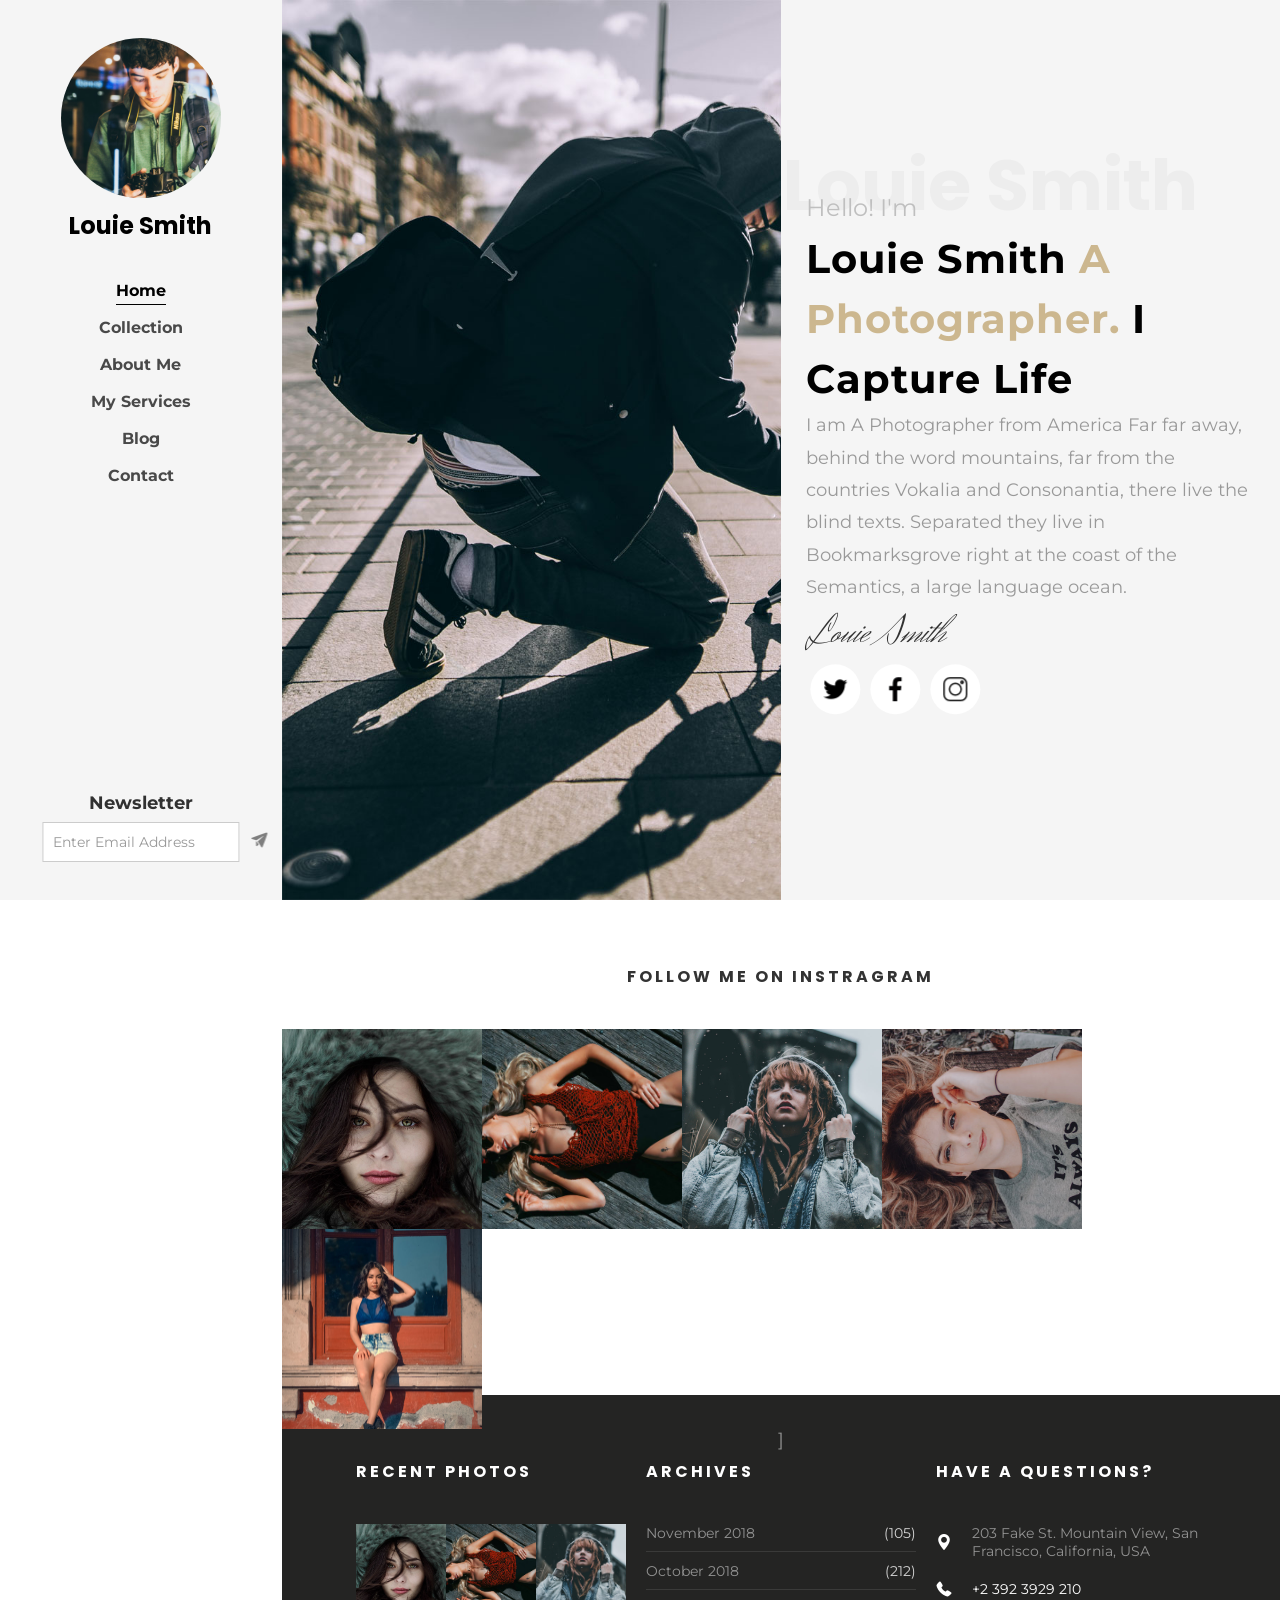
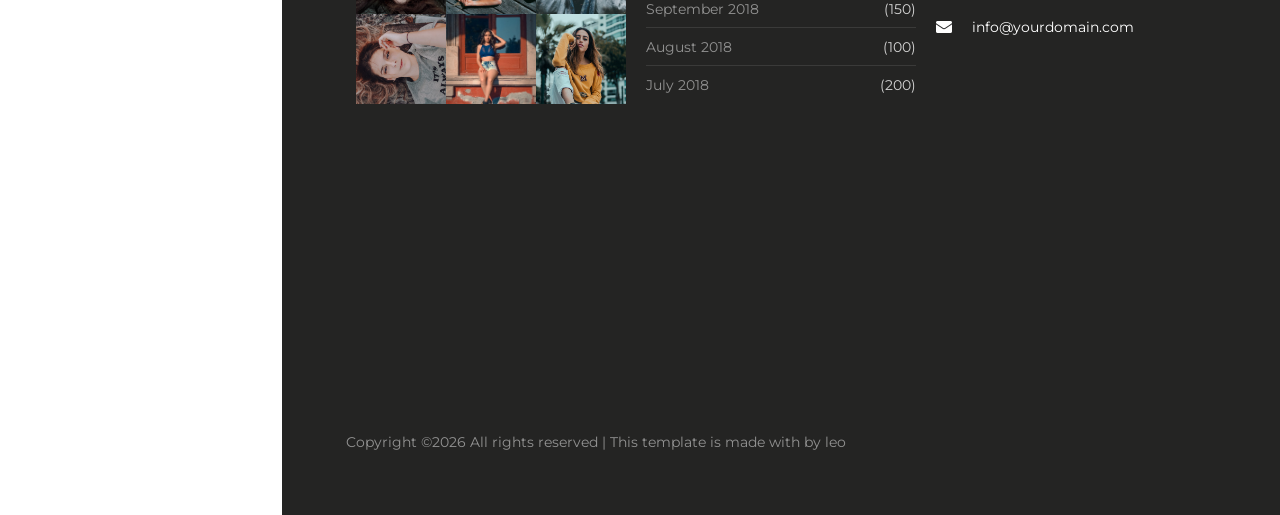
<file: index.html>
<!DOCTYPE html>
<html lang="en">

<head>
    <meta charset="UTF-8">
    <meta name="viewport" content="width=device-width, initial-scale=1.0">
    <link rel="preconnect" href="https://fonts.googleapis.com">
    <link rel="preconnect" href="https://fonts.gstatic.com" crossorigin>
    <link
        href="https://fonts.googleapis.com/css2?family=Herr+Von+Muellerhoff&family=Montserrat:ital,wght@0,100..900;1,100..900&family=Poppins:ital,wght@0,100;0,200;0,300;0,400;0,500;0,600;0,700;0,800;0,900;1,100;1,200;1,300;1,400;1,500;1,600;1,700;1,800;1,900&display=swap"
        rel="stylesheet">
    <link rel="stylesheet" href="css/main.css">
    <link rel="stylesheet" href="css/home.css">
    <title>Louie Smith</title>
</head>

<body>
    <header class="navegacao">
        <div>
            <a href="index.html">
                <div class="imagem-perfil-clicavel"></div>
            </a>
            <h2>Louie Smith</h2>
            <ul>
                <li class="item-nav"><a href="index.html" class="activate-page">Home</a></li>
                <li class="item-nav"><a href="collection.html">Collection</a></li>
                <li class="item-nav"><a href="about.html">About Me</a></li>
                <li class="item-nav"><a href="services.html">My Services</a></li>
                <li class="item-nav"><a href="blog.html">Blog</a></li>
                <li class="item-nav"><a href="contact.html">Contact</a></li>
            </ul>
        </div>
        <div>
            <h3>Newsletter</h3>
            <form class="entrada-email">
                <input type="text" placeholder="Enter Email Address">
                <a><img src="img/shared/paper-plane.png"></a>
            </form>
        </div>
    </header>
    <main>
        <section class="secao secao-bio">
            <div class="containers-apresentacao container-1"></div>
            <div class="containers-apresentacao container-2">
                
                <div>
                    <h1 class="texto-transparente-fundo">Louie Smith</h1>
                    <h2 class="txt-1-apresentacao">Hello! I'm</h2>
                    <h3 class="txt-titulo-apresentacao">Louie Smith <span>A Photographer.</span> I Capture Life
                    </h3>
                    <p>I am A Photographer from America Far far away, behind the word mountains, far from the countries
                        Vokalia and Consonantia, there live the blind texts. Separated they live in Bookmarksgrove right
                        at the coast of the Semantics, a large language ocean.</p>
                    <h1 class="txt-assinatura">Louie Smith</h1>
                    <div class="icones-apresentacao">
                        <a class="a-redondo-icone"><img src="img/shared/twitter.png"></a>
                        <a class="a-redondo-icone"><img src="img/shared/facebook.png"></a>
                        <a class="a-redondo-icone"><img src="img/shared/instagram.png"></a>
                    </div>
                </div>
            </div>
        </section>
        <section class="secao secao-follow">
            <h1>FOLLOW ME ON INSTRAGRAM</h1>
            <div>
                <div class="imagens">
                    <div class="post image-1"></div>
                    <div class="post image-2"></div>
                    <div class="post image-3"></div>
                    <div class="post image-4"></div>
                    <div class="post image-5"></div>
                </div>]
            </div>
        </section>
    </main>
    <footer class="secao">
        <div>
            <div class="container-footer container-1">
                <h1 class="titulo-footer">RECENT PHOTOS</h1>
                <div>
                    <div class="image-1"></div>
                    <div class="image-2"></div>
                    <div class="image-3"></div>
                    <div class="image-4"></div>
                    <div class="image-5"></div>
                    <div class="image-6"></div>
                </div>
            </div>
            <div class="container-footer container-2">
                <h1 class="titulo-footer">ARCHIVES</h1>
                <div class="linha underline">
                    <p>November 2018</p>
                    <p class="texto-numero">(105)</p>
                </div>
                <div class="linha underline">
                    <p>October 2018</p>
                    <p class="texto-numero">(212)</p>
                </div>
                <div class="linha underline">
                    <p>September 2018</p>
                    <p class="texto-numero">(150)</p>
                </div>
                <div class="linha underline">
                    <p>August 2018</p>
                    <p class="texto-numero">(100)</p>
                </div>
                <div class="linha">
                    <p>July 2018</p>
                    <p class="texto-numero">(200)</p>
                </div>
            </div>
            <div class="container-footer container-3">
                <h1 class="titulo-footer">HAVE A QUESTIONS?</h1>
                <div>
                    <div class="linha">
                        <img src="img/shared/maps-and-flags.png">
                        <p>	203 Fake St. Mountain View, San Francisco, California, USA</p>
                    </div>
                    <div class="linha">
                        <img src="img/shared/phone-call.png">
                        <p class="texto-branco">+2 392 3929 210</p>
                    </div>
                    <div class="linha">
                        <img src="img/shared/email.png">
                        <p class="texto-branco">info@yourdomain.com</p>
                    </div>
                </div>
            </div>
        </div>
        <p class="texto-direitos-footer">Copyright ©2026 All rights reserved | This template is made with by leo</p>
    </footer>
</body>

</html>
</file>
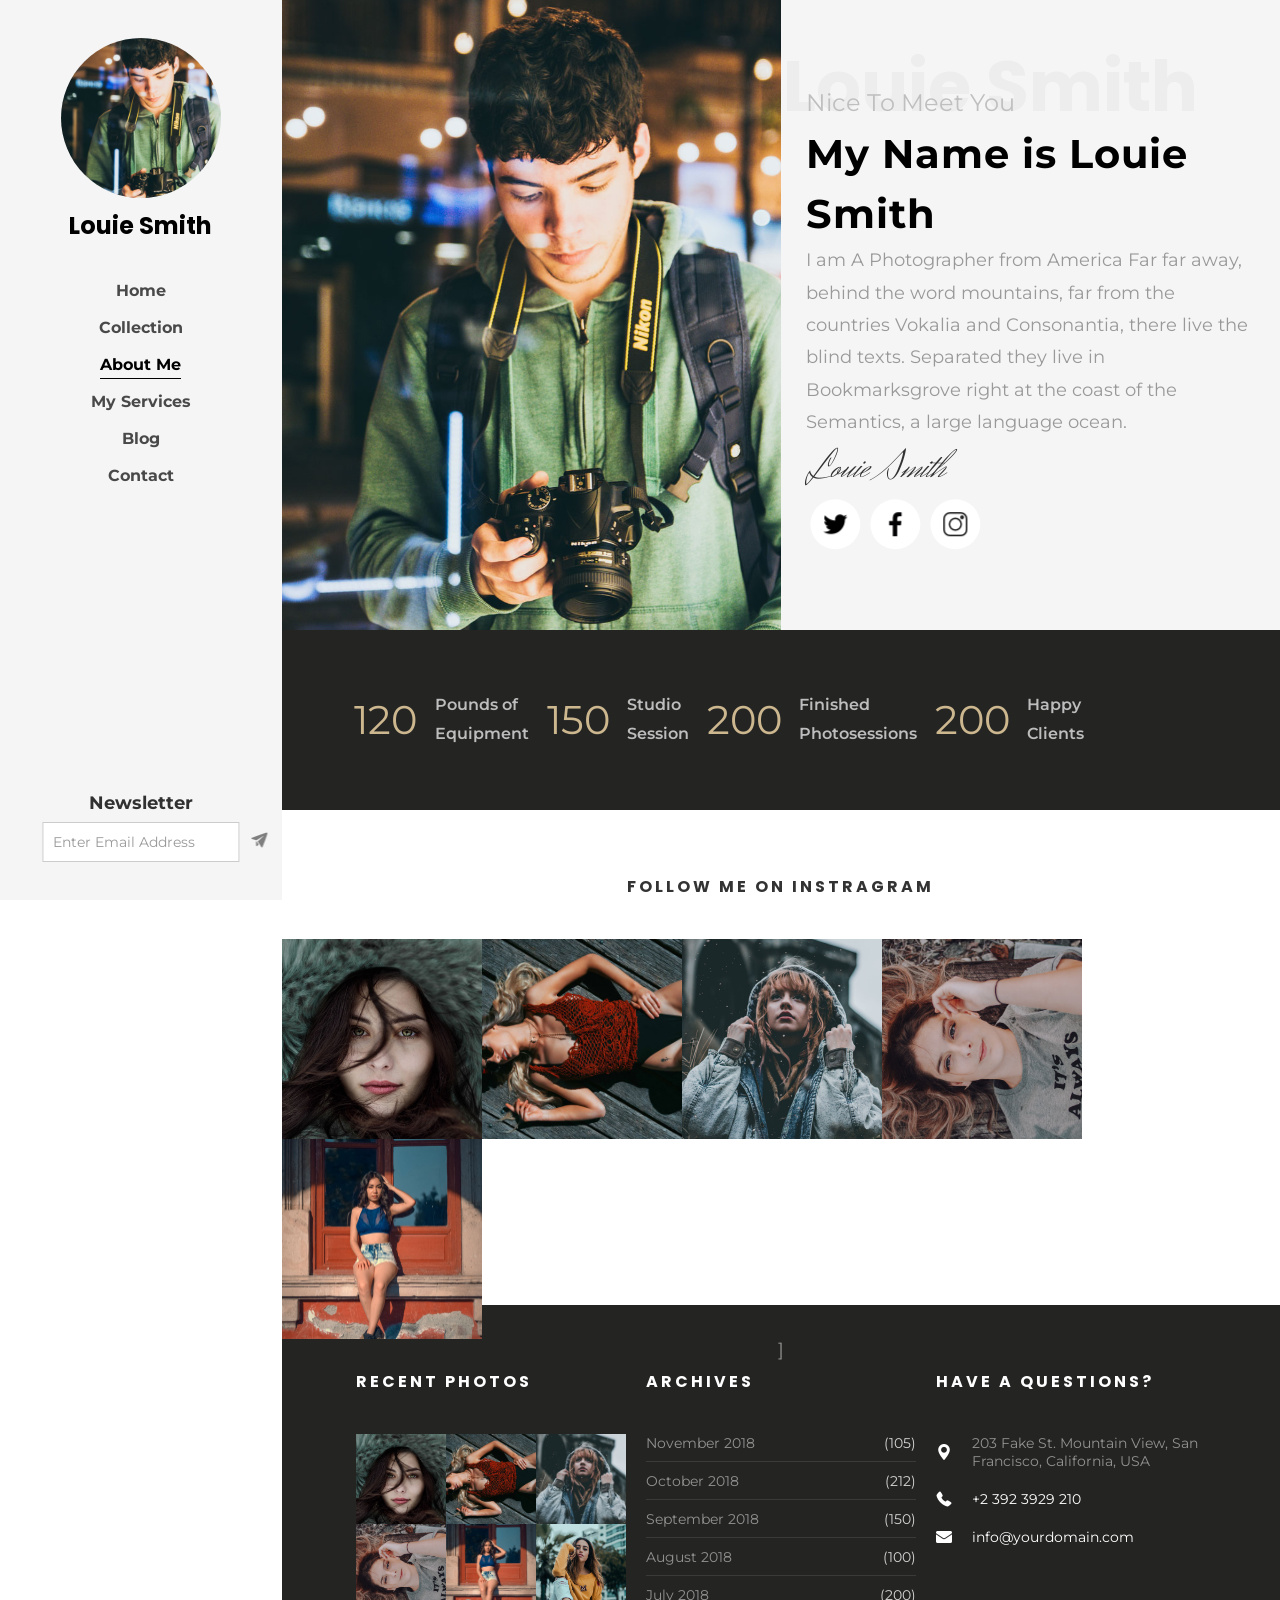
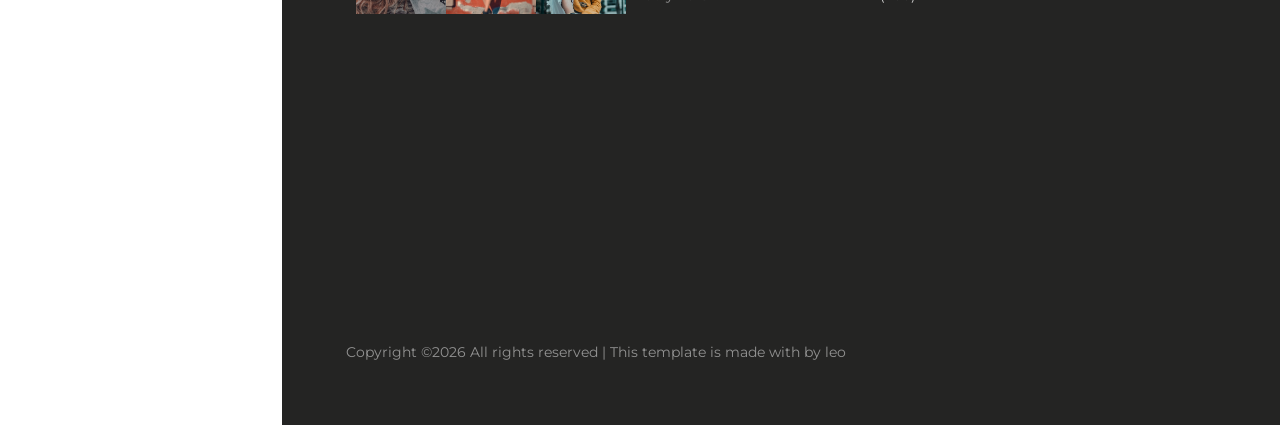
<file: about.html>
<!DOCTYPE html>
<html lang="en">

<head>
    <meta charset="UTF-8">
    <meta name="viewport" content="width=device-width, initial-scale=1.0">
    <link rel="preconnect" href="https://fonts.googleapis.com">
    <link rel="preconnect" href="https://fonts.gstatic.com" crossorigin>
    <link
        href="https://fonts.googleapis.com/css2?family=Herr+Von+Muellerhoff&family=Montserrat:ital,wght@0,100..900;1,100..900&family=Poppins:ital,wght@0,100;0,200;0,300;0,400;0,500;0,600;0,700;0,800;0,900;1,100;1,200;1,300;1,400;1,500;1,600;1,700;1,800;1,900&display=swap"
        rel="stylesheet">
    <link rel="stylesheet" href="css/main.css">
    <link rel="stylesheet" href="css/about.css">
    <title>Louie Smith</title>
</head>

<body>
    <header class="navegacao">
        <div>
            <a href="index.html">
                <div class="imagem-perfil-clicavel"></div>
            </a>
            <h2>Louie Smith</h2>
            <ul>
                <li class="item-nav"><a href="index.html">Home</a></li>
                <li class="item-nav"><a href="collection.html">Collection</a></li>
                <li class="item-nav"><a href="about.html" class="activate-page">About Me</a></li>
                <li class="item-nav"><a href="services.html">My Services</a></li>
                <li class="item-nav"><a href="blog.html">Blog</a></li>
                <li class="item-nav"><a href="contact.html">Contact</a></li>
            </ul>
        </div>
        <div>
            <h3>Newsletter</h3>
            <form class="entrada-email">
                <input type="text" placeholder="Enter Email Address">
                <a><img src="img/shared/paper-plane.png"></a>
            </form>
        </div>
    </header>
    <main>
        <section class="secao secao-bio">
            <div class="containers-apresentacao container-1"></div>
            <div class="containers-apresentacao container-2">
                
                <div>
                    <h1 class="texto-transparente-fundo">Louie Smith</h1>
                    <h2 class="txt-1-apresentacao">Nice To Meet You</h2>
                    <h3 class="txt-titulo-apresentacao">My Name is Louie Smith
                    </h3>
                    <p>I am A Photographer from America Far far away, behind the word mountains, far from the countries
                        Vokalia and Consonantia, there live the blind texts. Separated they live in Bookmarksgrove right
                        at the coast of the Semantics, a large language ocean.</p>
                    <h1 class="txt-assinatura">Louie Smith</h1>
                    <div class="icones-apresentacao">
                        <a class="a-redondo-icone"><img src="img/shared/twitter.png"></a>
                        <a class="a-redondo-icone"><img src="img/shared/facebook.png"></a>
                        <a class="a-redondo-icone"><img src="img/shared/instagram.png"></a>
                    </div>
                </div>
            </div>
        </section>
        <section class="secao secao-numbers">
            <div>
                <h1>120</h1>
                <p>Pounds of<br>Equipment</p>
                <h1>150</h1>
                <p>Studio<br>Session</p>
                <h1>200</h1>
                <p>Finished<br>Photosessions</p>
                <h1>200</h1>
                <p>Happy<br>Clients</p>
            </div>
        </section>
        <section class="secao secao-follow">
            <h1>FOLLOW ME ON INSTRAGRAM</h1>
            <div>
                <div class="imagens">
                    <div class="post image-1"></div>
                    <div class="post image-2"></div>
                    <div class="post image-3"></div>
                    <div class="post image-4"></div>
                    <div class="post image-5"></div>
                </div>]
            </div>
        </section>
    </main>
    <footer class="secao">
        <div>
            <div class="container-footer container-1">
                <h1 class="titulo-footer">RECENT PHOTOS</h1>
                <div>
                    <div class="image-1"></div>
                    <div class="image-2"></div>
                    <div class="image-3"></div>
                    <div class="image-4"></div>
                    <div class="image-5"></div>
                    <div class="image-6"></div>
                </div>
            </div>
            <div class="container-footer container-2">
                <h1 class="titulo-footer">ARCHIVES</h1>
                <div class="linha underline">
                    <p>November 2018</p>
                    <p class="texto-numero">(105)</p>
                </div>
                <div class="linha underline">
                    <p>October 2018</p>
                    <p class="texto-numero">(212)</p>
                </div>
                <div class="linha underline">
                    <p>September 2018</p>
                    <p class="texto-numero">(150)</p>
                </div>
                <div class="linha underline">
                    <p>August 2018</p>
                    <p class="texto-numero">(100)</p>
                </div>
                <div class="linha">
                    <p>July 2018</p>
                    <p class="texto-numero">(200)</p>
                </div>
            </div>
            <div class="container-footer container-3">
                <h1 class="titulo-footer">HAVE A QUESTIONS?</h1>
                <div>
                    <div class="linha">
                        <img src="img/shared/maps-and-flags.png">
                        <p>	203 Fake St. Mountain View, San Francisco, California, USA</p>
                    </div>
                    <div class="linha">
                        <img src="img/shared/phone-call.png">
                        <p class="texto-branco">+2 392 3929 210</p>
                    </div>
                    <div class="linha">
                        <img src="img/shared/email.png">
                        <p class="texto-branco">info@yourdomain.com</p>
                    </div>
                </div>
            </div>
        </div>
        <p class="texto-direitos-footer">Copyright ©2026 All rights reserved | This template is made with by leo</p>
    </footer>
</body>

</html>
</file>
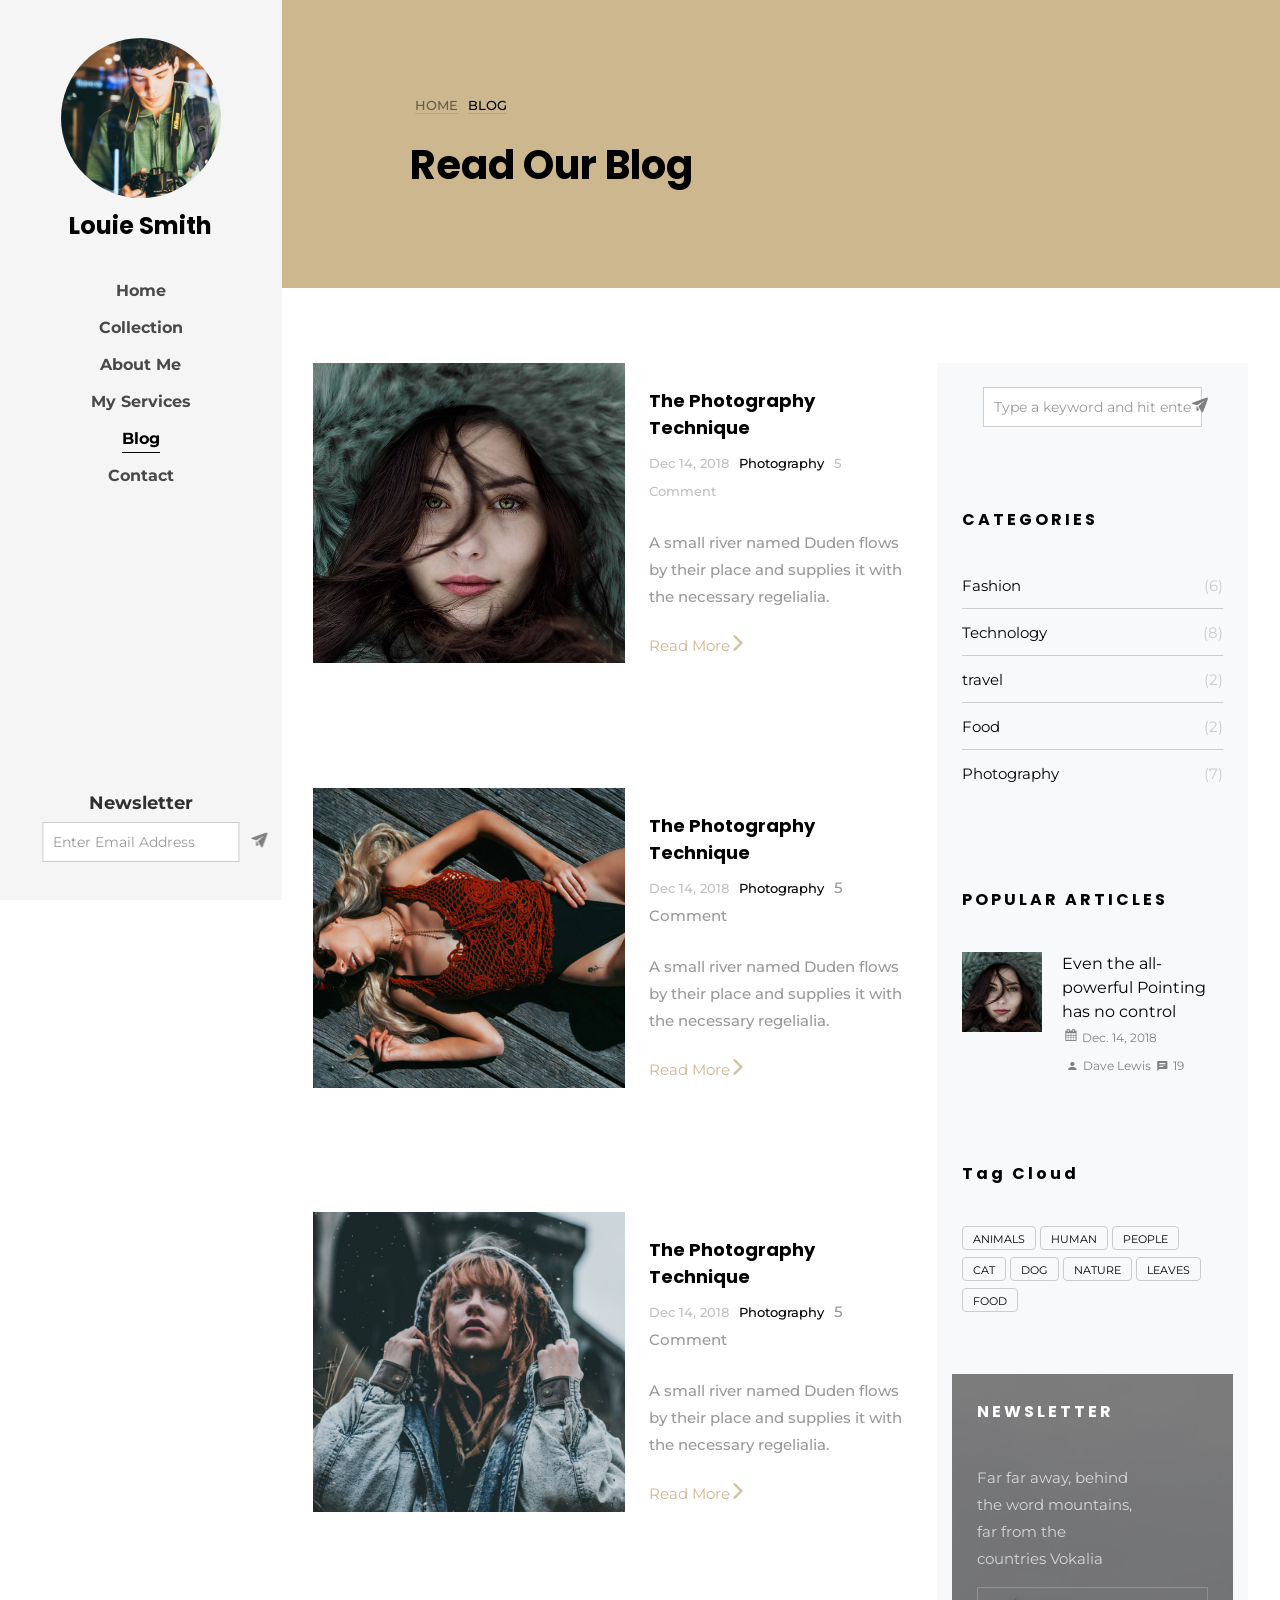
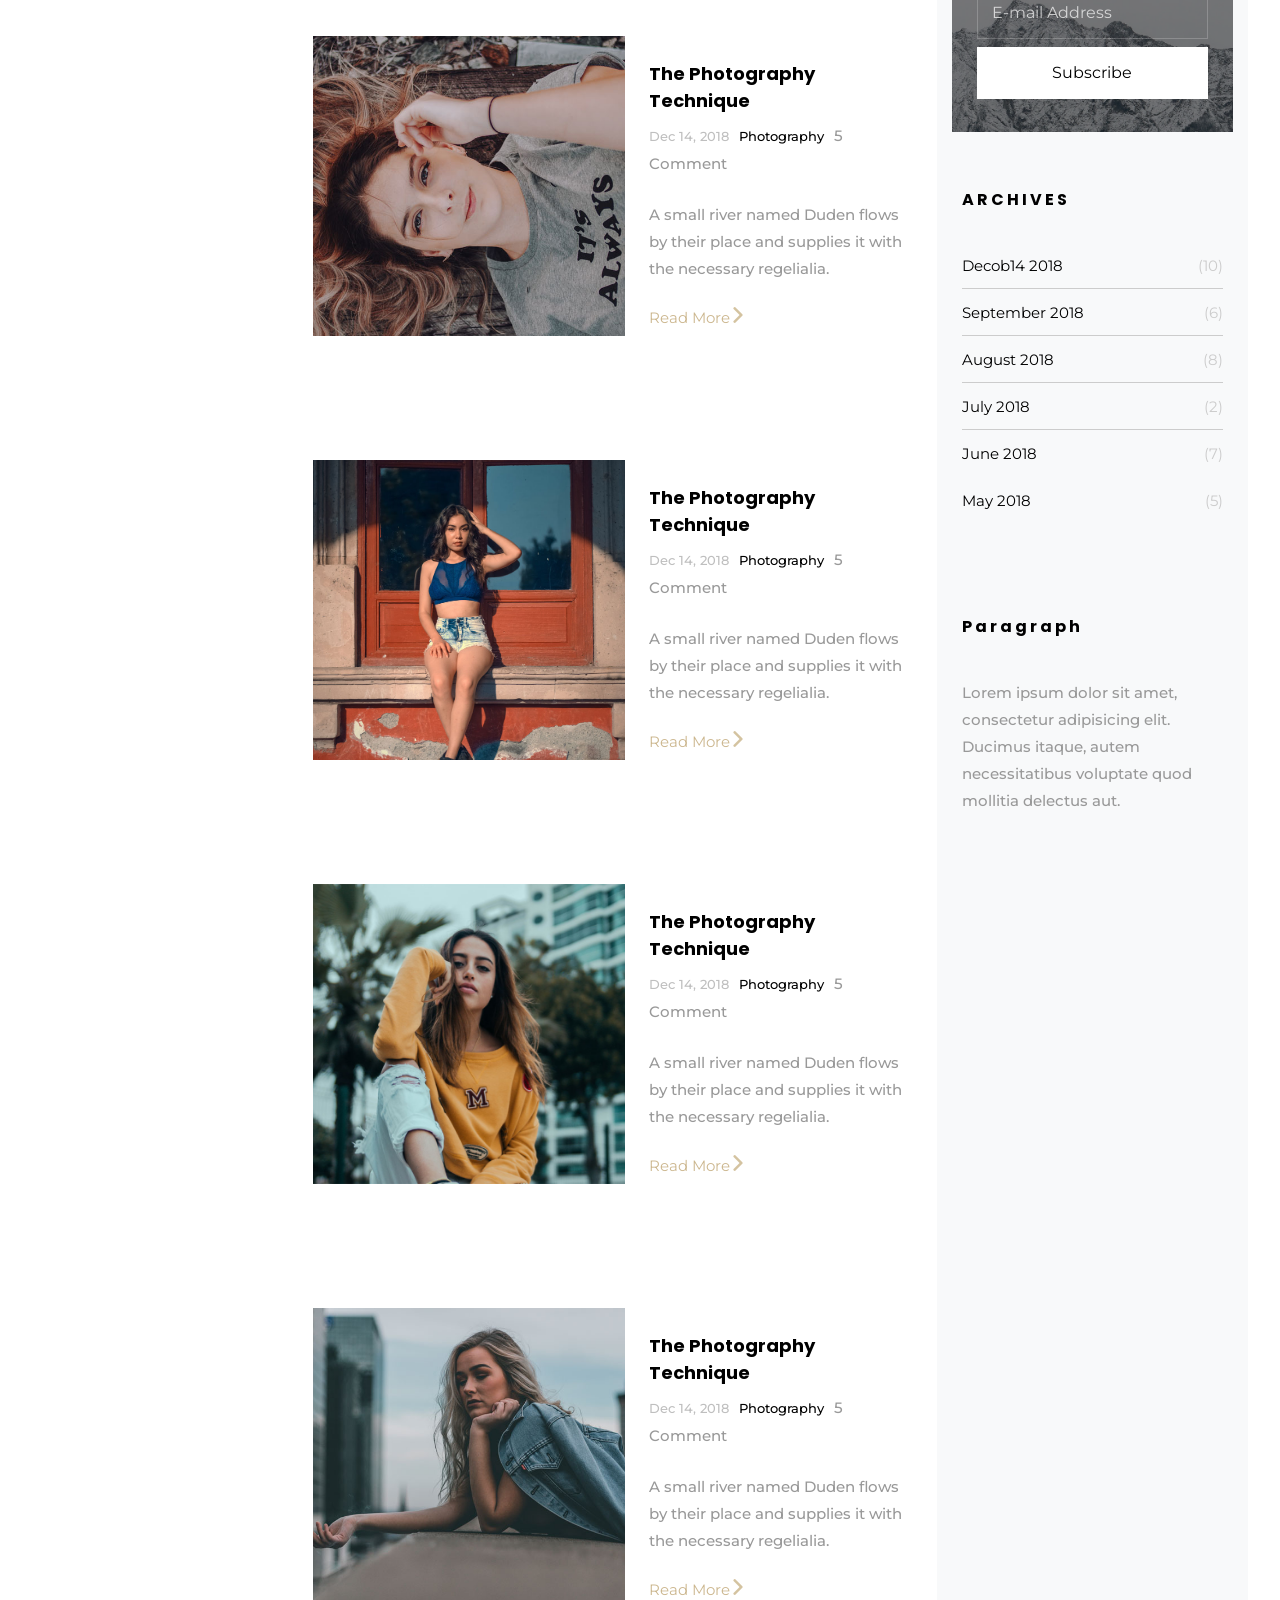
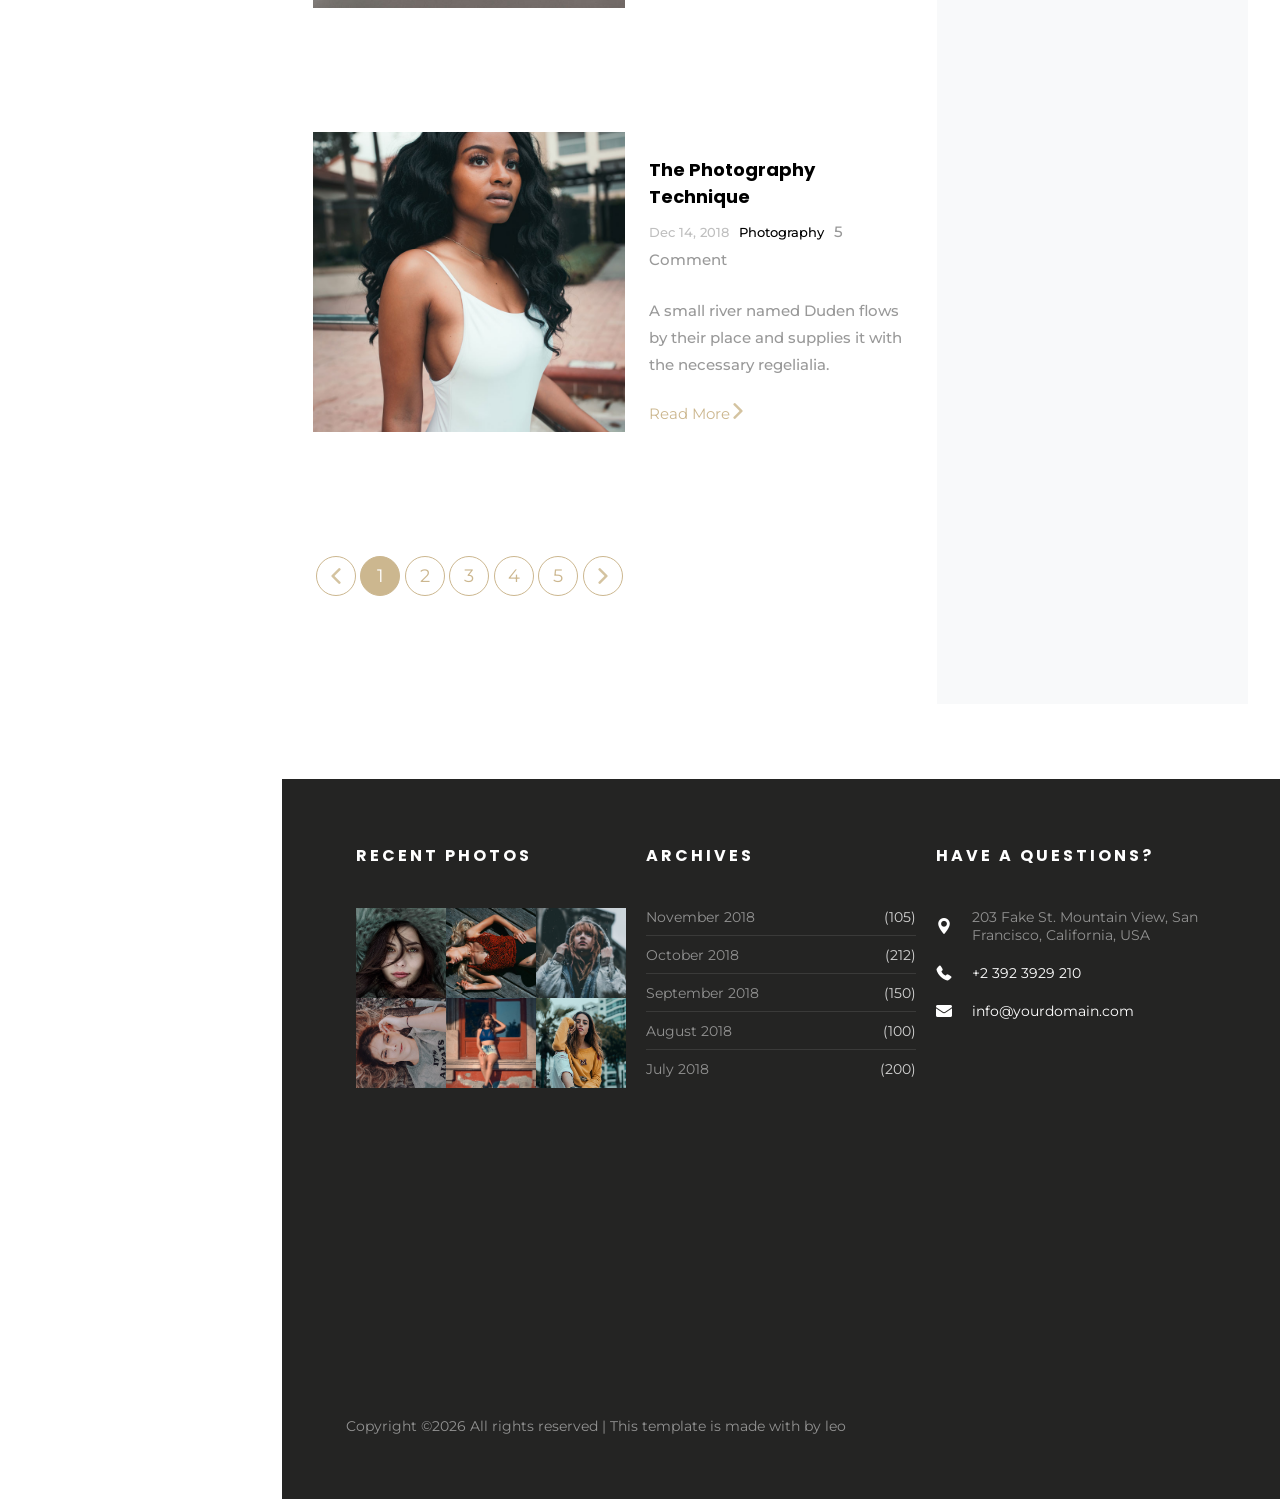
<file: blog.html>
<!DOCTYPE html>
<html lang="en">

<head>
    <meta charset="UTF-8">
    <meta name="viewport" content="width=device-width, initial-scale=1.0">
    <link rel="preconnect" href="https://fonts.googleapis.com">
    <link rel="preconnect" href="https://fonts.gstatic.com" crossorigin>
    <link
        href="https://fonts.googleapis.com/css2?family=Herr+Von+Muellerhoff&family=Montserrat:ital,wght@0,100..900;1,100..900&family=Poppins:ital,wght@0,100;0,200;0,300;0,400;0,500;0,600;0,700;0,800;0,900;1,100;1,200;1,300;1,400;1,500;1,600;1,700;1,800;1,900&display=swap"
        rel="stylesheet">
    <link rel="stylesheet" href="css/main.css">
    <link rel="stylesheet" href="css/blog.css">
    <title>Louie Smith</title>
</head>

<body>
    <header class="navegacao">
        <div>
            <a href="index.html">
                <div class="imagem-perfil-clicavel"></div>
            </a>
            <h2>Louie Smith</h2>
            <ul>
                <li class="item-nav"><a href="index.html">Home</a></li>
                <li class="item-nav"><a href="collection.html">Collection</a></li>
                <li class="item-nav"><a href="about.html">About Me</a></li>
                <li class="item-nav"><a href="services.html">My Services</a></li>
                <li class="item-nav"><a href="blog.html" class="activate-page">Blog</a></li>
                <li class="item-nav"><a href="contact.html">Contact</a></li>
            </ul>
        </div>
        <div>
            <h3>Newsletter</h3>
            <form class="entrada-email">
                <input type="text" placeholder="Enter Email Address">
                <a><img src="img/shared/paper-plane.png"></a>
            </form>
        </div>
    </header>
    <main>
        <section class="secao secao-colection-titulo">
            <div class="links-collection">
                <a href="index.html">HOME</a>
                <a class="subtitulo-pagina">BLOG</a>
            </div>
            <h1>Read Our Blog</h1>
        </section>
        <section class="secao secao-blog-geral">
            <div class="container-esquerda">
                <div>
                    <div class="imagem-esquerda"></div>
                    <div class="texto-direita">
                        <h1>The Photography Technique</h1>
                        <p class="primeirop"><span>Dec 14, 2018</span><a href="">Photography</a><span>5 Comment</span>
                        </p>
                        <p>A small river named Duden flows by their place and supplies it with the necessary regelialia.
                        </p>
                        <a class="aread" href="#">Read More</a>
                    </div>
                </div>
                <div>
                    <div class="imagem-esquerda image-2"></div>
                    <div class="texto-direita">
                        <h1>The Photography Technique</h1>
                        <p class="primeirop"><span>Dec 14, 2018</span><a href="">Photography</a>5 Comment</p>
                        <p>A small river named Duden flows by their place and supplies it with the necessary regelialia.
                        </p>
                        <a class="aread" href="#">Read More</a>
                    </div>
                </div>
                <div>
                    <div class="imagem-esquerda image-3"></div>
                    <div class="texto-direita">
                        <h1>The Photography Technique</h1>
                        <p class="primeirop"><span>Dec 14, 2018</span><a href="">Photography</a>5 Comment</p>
                        <p>A small river named Duden flows by their place and supplies it with the necessary regelialia.
                        </p>
                        <a class="aread" href="#">Read More</a>
                    </div>
                </div>
                <div>
                    <div class="imagem-esquerda image-4"></div>
                    <div class="texto-direita">
                        <h1>The Photography Technique</h1>
                        <p class="primeirop"><span>Dec 14, 2018</span><a href="">Photography</a>5 Comment</p>
                        <p>A small river named Duden flows by their place and supplies it with the necessary regelialia.
                        </p>
                        <a class="aread" href="#">Read More</a>
                    </div>
                </div>
                <div>
                    <div class="imagem-esquerda image-5"></div>
                    <div class="texto-direita">
                        <h1>The Photography Technique</h1>
                        <p class="primeirop"><span>Dec 14, 2018</span><a href="">Photography</a>5 Comment</p>
                        <p>A small river named Duden flows by their place and supplies it with the necessary regelialia.
                        </p>
                        <a class="aread" href="#">Read More</a>
                    </div>
                </div>
                <div>
                    <div class="imagem-esquerda image-6"></div>
                    <div class="texto-direita">
                        <h1>The Photography Technique</h1>
                        <p class="primeirop"><span>Dec 14, 2018</span><a href="">Photography</a>5 Comment</p>
                        <p>A small river named Duden flows by their place and supplies it with the necessary regelialia.
                        </p>
                        <a class="aread" href="#">Read More</a>
                    </div>
                </div>
                <div>
                    <div class="imagem-esquerda image-7"></div>
                    <div class="texto-direita">
                        <h1>The Photography Technique</h1>
                        <p class="primeirop"><span>Dec 14, 2018</span><a href="">Photography</a>5 Comment</p>
                        <p>A small river named Duden flows by their place and supplies it with the necessary regelialia.
                        </p>
                        <a class="aread" href="#">Read More</a>
                    </div>
                </div>
                <div>
                    <div class="imagem-esquerda image-8"></div>
                    <div class="texto-direita">
                        <h1>The Photography Technique</h1>
                        <p class="primeirop"><span>Dec 14, 2018</span><a href="">Photography</a>5 Comment</p>
                        <p>A small river named Duden flows by their place and supplies it with the necessary regelialia.
                        </p>
                        <a class="aread" href="#">Read More</a>
                    </div>
                </div>
                <div class="navegacao-inferior">
                    <ul>
                        <li id="seta-esquerda-nav">
                            <img src="img/blog/seta-direita.png">
                        </li>
                        <li id="nav-selecionado">
                            <p>1</p>
                        </li>
                        <li>
                            <p>2</p>
                        </li>
                        <li>
                            <p>3</p>
                        </li>
                        <li>
                            <p>4</p>
                        </li>
                        <li>
                            <p>5</p>
                        </li>
                        <li>
                            <img src="img/blog/seta-direita.png">
                        </li>
                    </ul>
                </div>
            </div>
            <div class="container-direita">
                <form class="entrada-email" id="form-lateral-direita">
                    <input type="text" placeholder="Type a keyword and hit enter">
                    <a><img src="img/shared/paper-plane.png"></a>
                </form>
                <div class="container-footer container-2 direita-blog">
                    <h1 class="titulo-footer">CATEGORIES</h1>
                    <div class="linha underline">
                        <p>Fashion</p>
                        <p class="texto-numero">(6)</p>
                    </div>
                    <div class="linha underline">
                        <p>Technology</p>
                        <p class="texto-numero">(8)</p>
                    </div>
                    <div class="linha underline">
                        <p>travel</p>
                        <p class="texto-numero">(2)</p>
                    </div>
                    <div class="linha underline">
                        <p>Food</p>
                        <p class="texto-numero">(2)</p>
                    </div>
                    <div class="linha">
                        <p>Photography</p>
                        <p class="texto-numero">(7)</p>
                    </div>
                </div>
                <div class="container-footer container-2 direita-blog articles">
                    <h1 class="titulo-footer">POPULAR ARTICLES</h1>
                    <div>
                        <div class="parte-imagem"></div>
                        <div class="parte-texto">
                            <h2>Even the all-powerful Pointing has no control</h2>
                            <div>
                                <p class="first-p calendar"> Dec. 14, 2018</p>
                                <p class="first-p name">Dave Lewis</p>
                                <p class="first-p number">19</p>
                            </div>
                        </div>
                    </div>
                </div>
                <div class="container-footer container-2 direita-blog tags">
                    <h1 class="titulo-footer">Tag Cloud</h1>
                    <div>
                        <div><a href="#">ANIMALS</a></div>
                        <div><a href="#">HUMAN</a></div>
                        <div><a href="#">PEOPLE</a></div>
                        <div><a href="#">CAT</a></div>
                        <div><a href="#">DOG</a></div>
                        <div><a href="#">NATURE</a></div>
                        <div><a href="#">LEAVES</a></div>
                        <div><a href="#">FOOD</a></div>
                    </div>
                </div>
                <div class="container-footer container-2 direita-blog montanha">
                    <h1 class="titulo-footer montanha">NEWSLETTER</h1>
                    <p>Far far away, behind the word mountains, far from the countries Vokalia</p>
                    <form>
                        <input type="text" class="entrada-texto-montanha" placeholder="E-mail Address">
                        <div class="entrada-botao-montanha">
                            <h3>Subscribe</h3>
                        </div>
                    </form>
                </div>
                <div class="container-footer container-2 direita-blog">
                    <h1 class="titulo-footer">ARCHIVES</h1>
                    <div class="linha underline">
                        <p>Decob14 2018</p>
                        <p class="texto-numero">(10)</p>
                    </div>
                    <div class="linha underline">
                        <p>September 2018</p>
                        <p class="texto-numero">(6)</p>
                    </div>
                    <div class="linha underline">
                        <p>August 2018</p>
                        <p class="texto-numero">(8)</p>
                    </div>
                    <div class="linha underline">
                        <p>July 2018</p>
                        <p class="texto-numero">(2)</p>
                    </div>
                    <div class="linha">
                        <p>June 2018</p>
                        <p class="texto-numero">(7)</p>
                    </div>
                    <div class="linha">
                        <p>May 2018</p>
                        <p class="texto-numero">(5)</p>
                    </div>
                </div>
                <div class="container-footer container-2 direita-blog paragraph">
                    <h1 class="titulo-footer">Paragraph</h1>
                    <p>Lorem ipsum dolor sit amet, consectetur adipisicing elit. Ducimus itaque, autem necessitatibus voluptate quod mollitia delectus aut.</p>
                </div>    
            </div>
        </section>
    </main>
    <footer class="secao">
        <div>
            <div class="container-footer container-1">
                <h1 class="titulo-footer">RECENT PHOTOS</h1>
                <div>
                    <div class="image-1"></div>
                    <div class="image-2"></div>
                    <div class="image-3"></div>
                    <div class="image-4"></div>
                    <div class="image-5"></div>
                    <div class="image-6"></div>
                </div>
            </div>
            <div class="container-footer container-2">
                <h1 class="titulo-footer">ARCHIVES</h1>
                <div class="linha underline">
                    <p>November 2018</p>
                    <p class="texto-numero">(105)</p>
                </div>
                <div class="linha underline">
                    <p>October 2018</p>
                    <p class="texto-numero">(212)</p>
                </div>
                <div class="linha underline">
                    <p>September 2018</p>
                    <p class="texto-numero">(150)</p>
                </div>
                <div class="linha underline">
                    <p>August 2018</p>
                    <p class="texto-numero">(100)</p>
                </div>
                <div class="linha">
                    <p>July 2018</p>
                    <p class="texto-numero">(200)</p>
                </div>
            </div>
            <div class="container-footer container-3">
                <h1 class="titulo-footer">HAVE A QUESTIONS?</h1>
                <div>
                    <div class="linha">
                        <img src="img/shared/maps-and-flags.png">
                        <p> 203 Fake St. Mountain View, San Francisco, California, USA</p>
                    </div>
                    <div class="linha">
                        <img src="img/shared/phone-call.png">
                        <p class="texto-branco">+2 392 3929 210</p>
                    </div>
                    <div class="linha">
                        <img src="img/shared/email.png">
                        <p class="texto-branco">info@yourdomain.com</p>
                    </div>
                </div>
            </div>
        </div>
        <p class="texto-direitos-footer">Copyright ©2026 All rights reserved | This template is made with by leo</p>
    </footer>
</body>

</html>
</file>
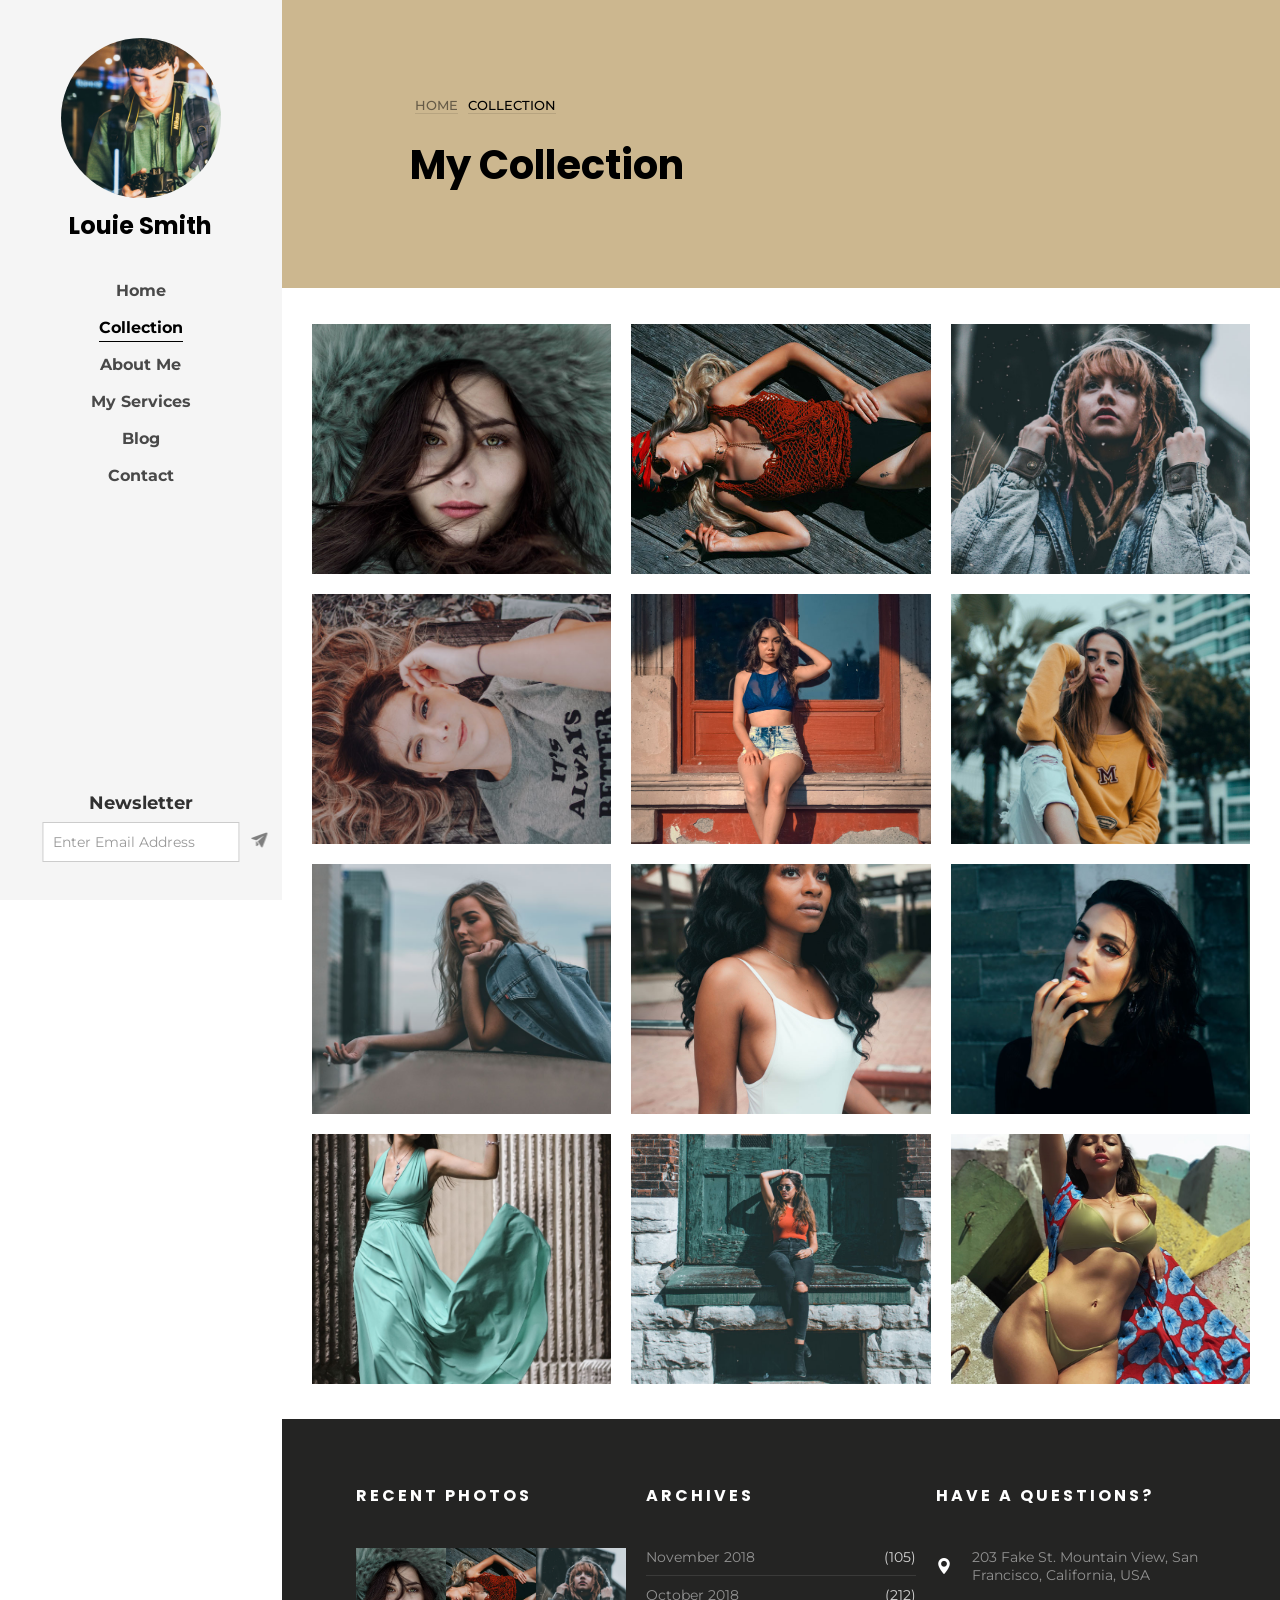
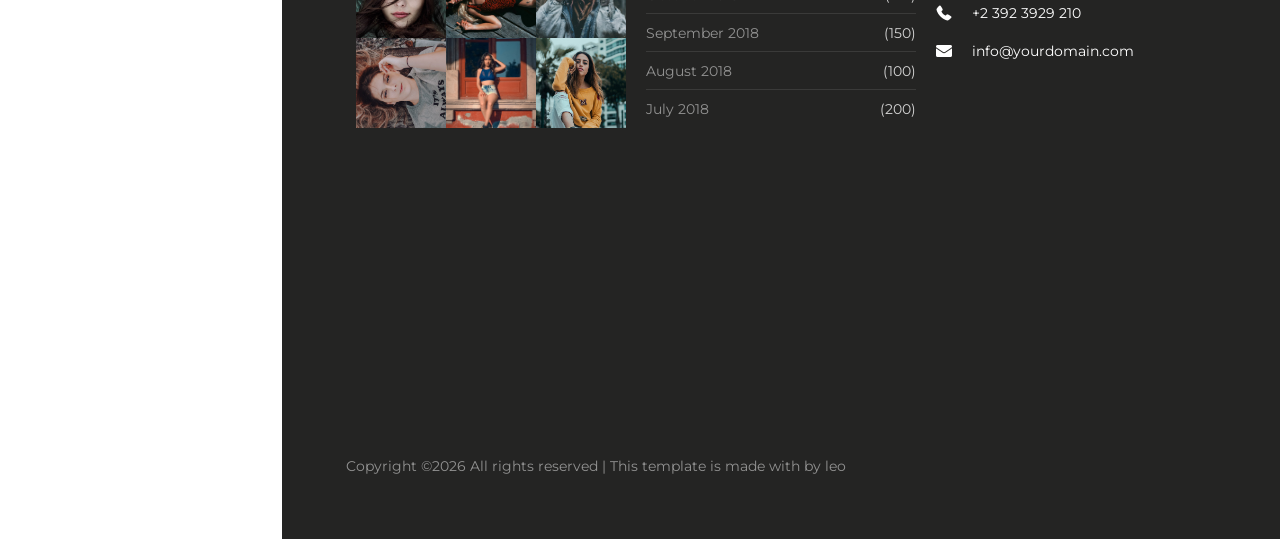
<file: collection.html>
<!DOCTYPE html>
<html lang="en">

<head>
    <meta charset="UTF-8">
    <meta name="viewport" content="width=device-width, initial-scale=1.0">
    <link rel="preconnect" href="https://fonts.googleapis.com">
    <link rel="preconnect" href="https://fonts.gstatic.com" crossorigin>
    <link
        href="https://fonts.googleapis.com/css2?family=Herr+Von+Muellerhoff&family=Montserrat:ital,wght@0,100..900;1,100..900&family=Poppins:ital,wght@0,100;0,200;0,300;0,400;0,500;0,600;0,700;0,800;0,900;1,100;1,200;1,300;1,400;1,500;1,600;1,700;1,800;1,900&display=swap"
        rel="stylesheet">
    <link rel="stylesheet" href="css/main.css">
    <link rel="stylesheet" href="css/collection.css">
    <title>Louie Smith</title>
</head>

<body>
    <header class="navegacao">
        <div>
            <a href="index.html">
                <div class="imagem-perfil-clicavel"></div>
            </a>
            <h2>Louie Smith</h2>
            <ul>
                <li class="item-nav"><a href="index.html">Home</a></li>
                <li class="item-nav"><a href="collection.html" class="activate-page">Collection</a></li>
                <li class="item-nav"><a href="about.html">About Me</a></li>
                <li class="item-nav"><a href="services.html">My Services</a></li>
                <li class="item-nav"><a href="blog.html">Blog</a></li>
                <li class="item-nav"><a href="contact.html">Contact</a></li>
            </ul>
        </div>
        <div>
            <h3>Newsletter</h3>
            <form class="entrada-email">
                <input type="text" placeholder="Enter Email Address">
                <a><img src="img/shared/paper-plane.png"></a>
            </form>
        </div>
    </header>
    <main>
        <section class="secao secao-colection-titulo">
            <div class="links-collection">
                <a href="index.html">HOME</a>
                <a class="subtitulo-pagina">COLLECTION</a>
            </div>
            <h1>My Collection</h1>
        </section>
        <section class="secao secao-colection-fotos">
            <div id="imagem-1">
                <div>
                    <h2>Photo 01</h2>
                    <p>MODEL</p>
                </div>
            </div>
            <div id="imagem-2">
                <div>
                    <h2>Photo 02</h2>
                    <p>NATURE</p>
                </div>
            </div>
            <div id="imagem-3">
                <div>
                    <h2>Photo 03</h2>
                    <p>FASHION</p>
                </div>
            </div>
            <div id="imagem-4">
                <div>
                    <h2>Photo 04</h2>
                    <p>TRAVEL</p>
                </div>
            </div>
            <div id="imagem-5">
                <div>
                    <h2>Photo 05</h2>
                    <p>TRAVEL</p>
                </div>
            </div>
            <div id="imagem-6">
                <div>
                    <h2>Photo 06</h2>
                    <p>TRAVEL</p>
                </div>
            </div>
            <div id="imagem-7">
                <div>
                    <h2>Photo 07</h2>
                    <p>FASHION, MODEL</p>
                </div>
            </div>
            <div id="imagem-8">
                <div>
                    <h2>Photo 08</h2>
                    <p>NATURE</p>
                </div>
            </div>
            <div id="imagem-9">
                <div>
                    <h2>Photo 09</h2>
                    <p>TECHNOLOGY</p>
                </div>
            </div>
            <div id="imagem-10">
                <div>
                    <h2>Photo 10</h2>
                    <p>MODEL</p>
                </div>
            </div>
            <div id="imagem-11">
                <div>
                    <h2>Photo 11</h2>
                    <p>FASHION</p>
                </div>
            </div>
            <div id="imagem-12">
                <div>
                    <h2>Photo 12</h2>
                    <p>PHOTOGRAPHY</p>
                </div>
            </div>
        </section>
    </main>
    <footer class="secao">
        <div>
            <div class="container-footer container-1">
                <h1 class="titulo-footer">RECENT PHOTOS</h1>
                <div>
                    <div class="image-1"></div>
                    <div class="image-2"></div>
                    <div class="image-3"></div>
                    <div class="image-4"></div>
                    <div class="image-5"></div>
                    <div class="image-6"></div>
                </div>
            </div>
            <div class="container-footer container-2">
                <h1 class="titulo-footer">ARCHIVES</h1>
                <div class="linha underline">
                    <p>November 2018</p>
                    <p class="texto-numero">(105)</p>
                </div>
                <div class="linha underline">
                    <p>October 2018</p>
                    <p class="texto-numero">(212)</p>
                </div>
                <div class="linha underline">
                    <p>September 2018</p>
                    <p class="texto-numero">(150)</p>
                </div>
                <div class="linha underline">
                    <p>August 2018</p>
                    <p class="texto-numero">(100)</p>
                </div>
                <div class="linha">
                    <p>July 2018</p>
                    <p class="texto-numero">(200)</p>
                </div>
            </div>
            <div class="container-footer container-3">
                <h1 class="titulo-footer">HAVE A QUESTIONS?</h1>
                <div>
                    <div class="linha">
                        <img src="img/shared/maps-and-flags.png">
                        <p>	203 Fake St. Mountain View, San Francisco, California, USA</p>
                    </div>
                    <div class="linha">
                        <img src="img/shared/phone-call.png">
                        <p class="texto-branco">+2 392 3929 210</p>
                    </div>
                    <div class="linha">
                        <img src="img/shared/email.png">
                        <p class="texto-branco">info@yourdomain.com</p>
                    </div>
                </div>
            </div>
        </div>
        <p class="texto-direitos-footer">Copyright ©2026 All rights reserved | This template is made with by leo</p>
    </footer>
</body>

</html>
</file>
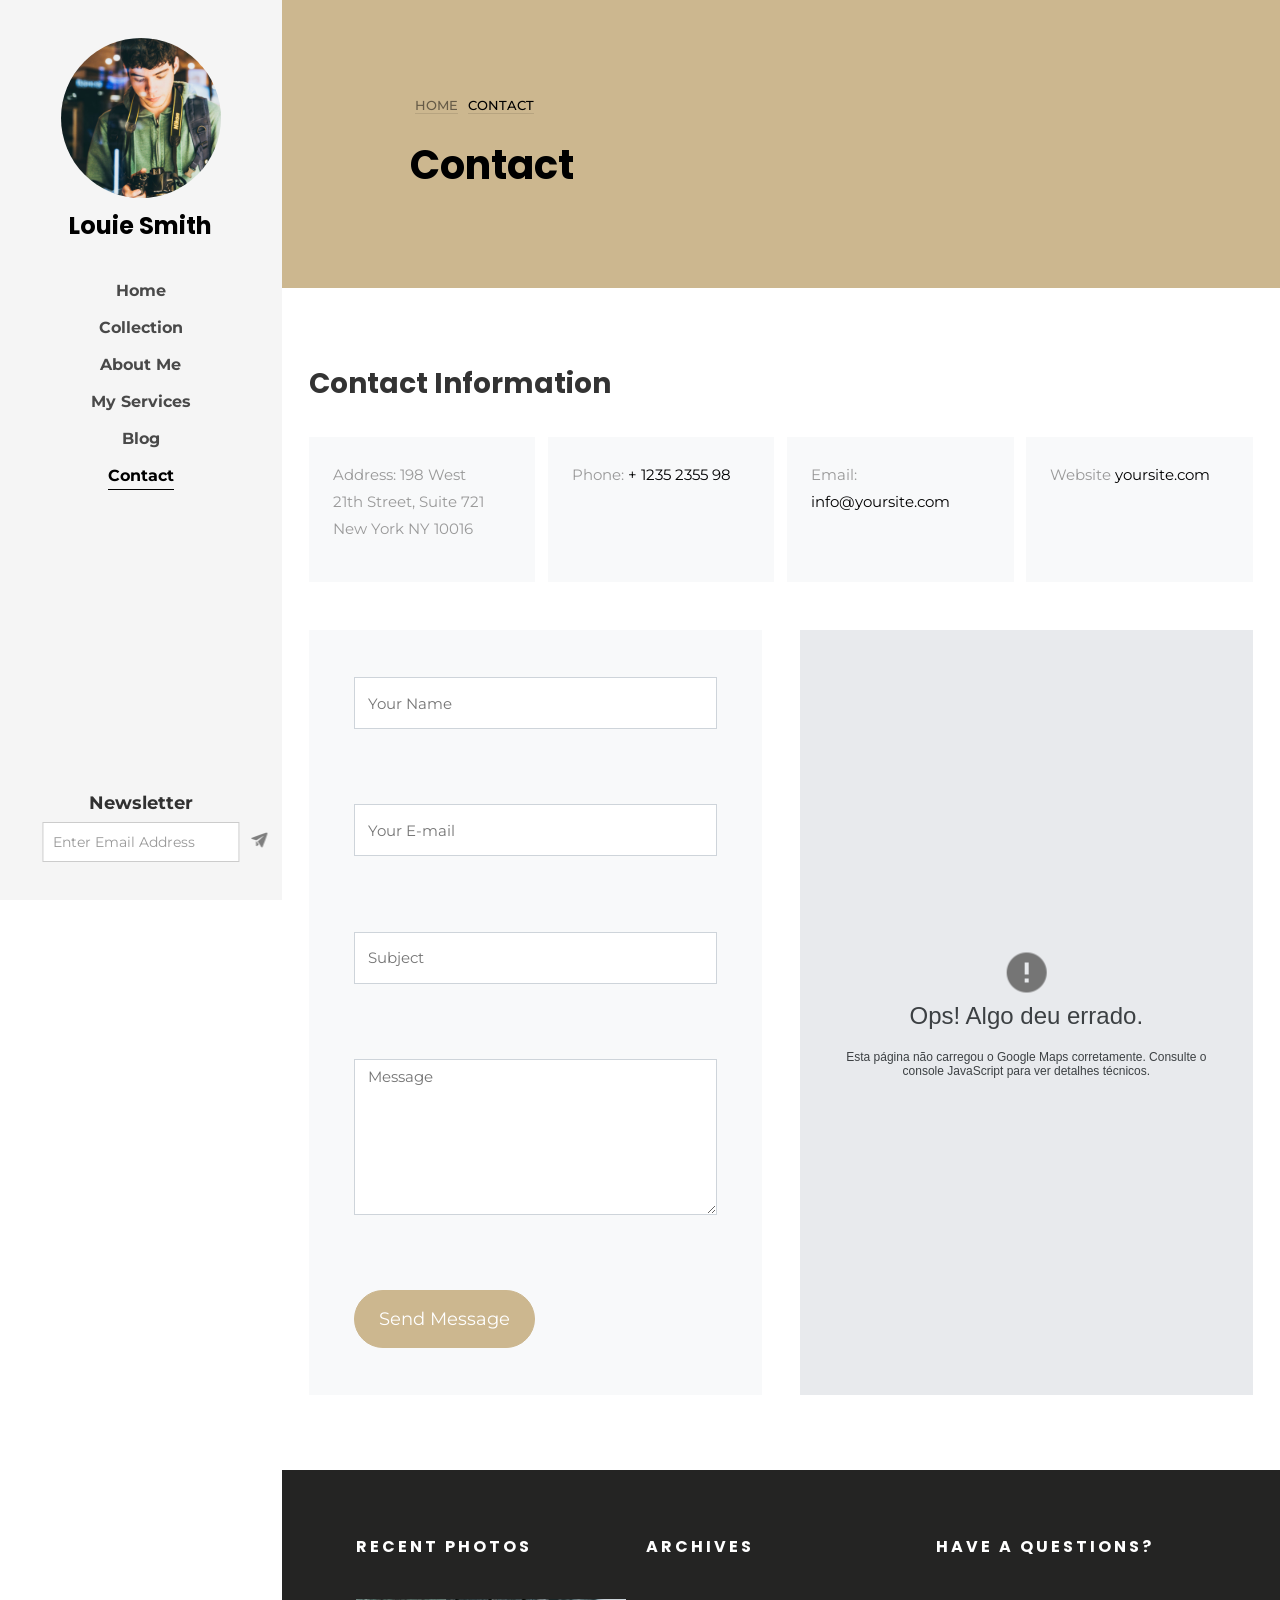
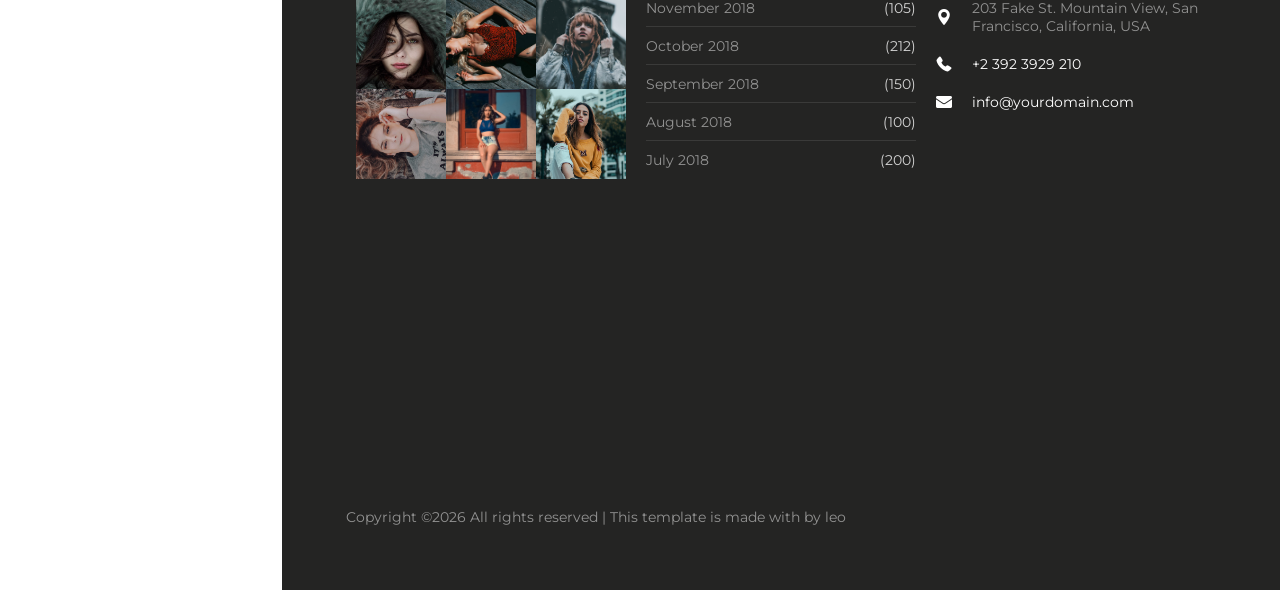
<file: contact.html>
<!DOCTYPE html>
<html lang="en">

<head>
    <meta charset="UTF-8">
    <meta name="viewport" content="width=device-width, initial-scale=1.0">
    <link rel="preconnect" href="https://fonts.googleapis.com">
    <link rel="preconnect" href="https://fonts.gstatic.com" crossorigin>
    <link
        href="https://fonts.googleapis.com/css2?family=Herr+Von+Muellerhoff&family=Montserrat:ital,wght@0,100..900;1,100..900&family=Poppins:ital,wght@0,100;0,200;0,300;0,400;0,500;0,600;0,700;0,800;0,900;1,100;1,200;1,300;1,400;1,500;1,600;1,700;1,800;1,900&display=swap"
        rel="stylesheet">
    <link rel="stylesheet" href="css/main.css">
    <link rel="stylesheet" href="css/contact.css">
    <title>Louie Smith</title>
</head>

<body>
    <header class="navegacao">
        <div>
            <a href="index.html">
                <div class="imagem-perfil-clicavel"></div>
            </a>
            <h2>Louie Smith</h2>
            <ul>
                <li class="item-nav"><a href="index.html">Home</a></li>
                <li class="item-nav"><a href="collection.html">Collection</a></li>
                <li class="item-nav"><a href="about.html">About Me</a></li>
                <li class="item-nav"><a href="services.html">My Services</a></li>
                <li class="item-nav"><a href="blog.html">Blog</a></li>
                <li class="item-nav"><a href="contact.html" class="activate-page">Contact</a></li>
            </ul>
        </div>
        <div>
            <h3>Newsletter</h3>
            <form class="entrada-email">
                <input type="text" placeholder="Enter Email Address">
                <a><img src="img/shared/paper-plane.png"></a>
            </form>
        </div>
    </header>
    <main>
        <section class="secao secao-colection-titulo">
            <div class="links-collection">
                <a href="index.html">HOME</a>
                <a class="subtitulo-pagina">CONTACT</a>
            </div>
            <h1>Contact</h1>
        </section>
        <section class="secao secao-contact">
            <div class="textos">
                <h1>Contact Information</h1>
                <div>Address: 198 West <br> 21th Street, Suite 721 <br> New York NY 10016</div>
                <div>Phone: <span>+ 1235 2355 98</span></div>
                <div>Email: <span>info@yoursite.com</span></div>
                <div>Website <span>yoursite.com</span></div>
            </div>
            <div class="contact-form">
                <form>
                    <input type="text" class="entrada" placeholder="Your Name">
                    <input type="text" class="entrada" placeholder="Your E-mail">
                    <input type="text" class="entrada" placeholder="Subject">
                    <textarea placeholder="Message"></textarea>
                    <div><div id="botao"><p>Send Message</p></div></div>
                    
                </form>
                <div class="mapa-erro">
                    <div>
                        <img src="img/contact/icon_error.png">
                        <h1>Ops! Algo deu errado.</h1>
                        <p>Esta página não carregou o Google Maps corretamente. Consulte o console JavaScript para ver
                            detalhes técnicos.</p>
                    </div>
                </div>
            </div>
        </section>
    </main>
    <footer class="secao">
        <div>
            <div class="container-footer container-1">
                <h1 class="titulo-footer">RECENT PHOTOS</h1>
                <div>
                    <div class="image-1"></div>
                    <div class="image-2"></div>
                    <div class="image-3"></div>
                    <div class="image-4"></div>
                    <div class="image-5"></div>
                    <div class="image-6"></div>
                </div>
            </div>
            <div class="container-footer container-2">
                <h1 class="titulo-footer">ARCHIVES</h1>
                <div class="linha underline">
                    <p>November 2018</p>
                    <p class="texto-numero">(105)</p>
                </div>
                <div class="linha underline">
                    <p>October 2018</p>
                    <p class="texto-numero">(212)</p>
                </div>
                <div class="linha underline">
                    <p>September 2018</p>
                    <p class="texto-numero">(150)</p>
                </div>
                <div class="linha underline">
                    <p>August 2018</p>
                    <p class="texto-numero">(100)</p>
                </div>
                <div class="linha">
                    <p>July 2018</p>
                    <p class="texto-numero">(200)</p>
                </div>
            </div>
            <div class="container-footer container-3">
                <h1 class="titulo-footer">HAVE A QUESTIONS?</h1>
                <div>
                    <div class="linha">
                        <img src="img/shared/maps-and-flags.png">
                        <p> 203 Fake St. Mountain View, San Francisco, California, USA</p>
                    </div>
                    <div class="linha">
                        <img src="img/shared/phone-call.png">
                        <p class="texto-branco">+2 392 3929 210</p>
                    </div>
                    <div class="linha">
                        <img src="img/shared/email.png">
                        <p class="texto-branco">info@yourdomain.com</p>
                    </div>
                </div>
            </div>
        </div>
        <p class="texto-direitos-footer">Copyright ©2026 All rights reserved | This template is made with by leo</p>
    </footer>
</body>

</html>
</file>
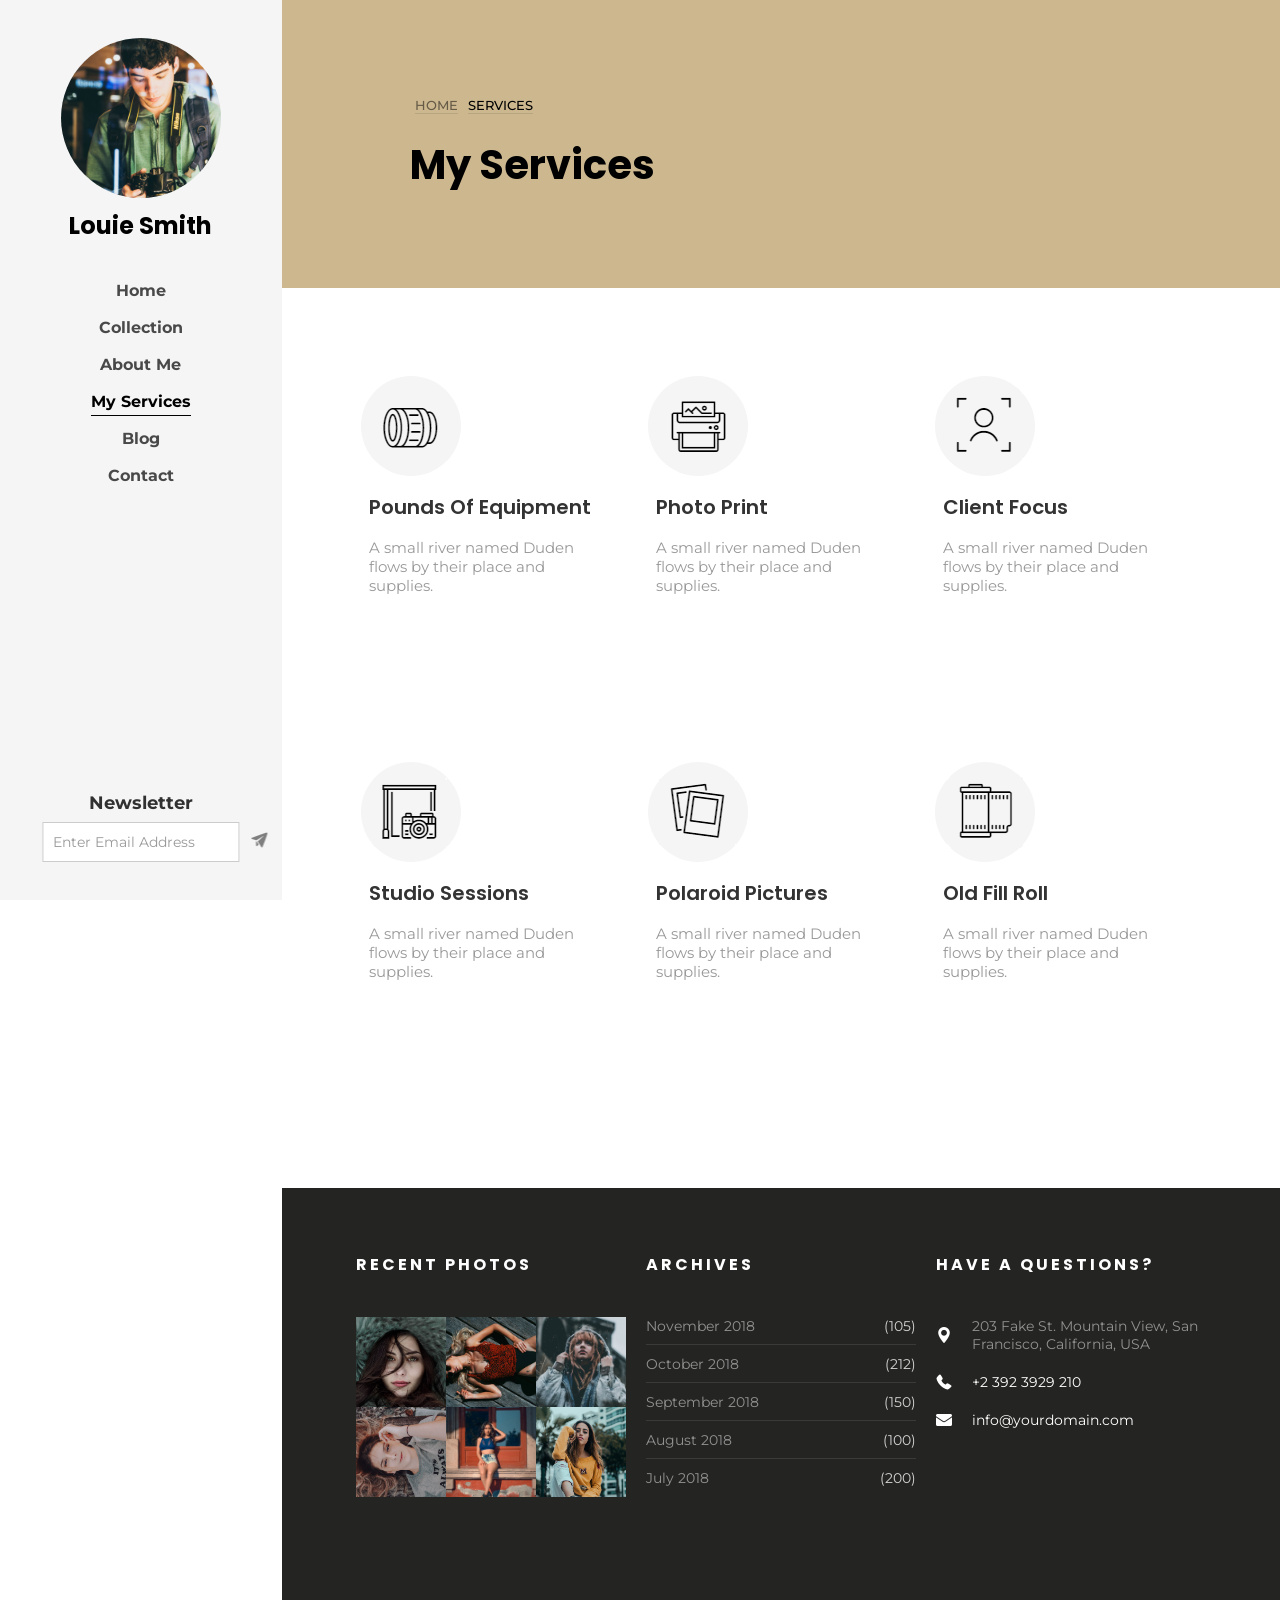
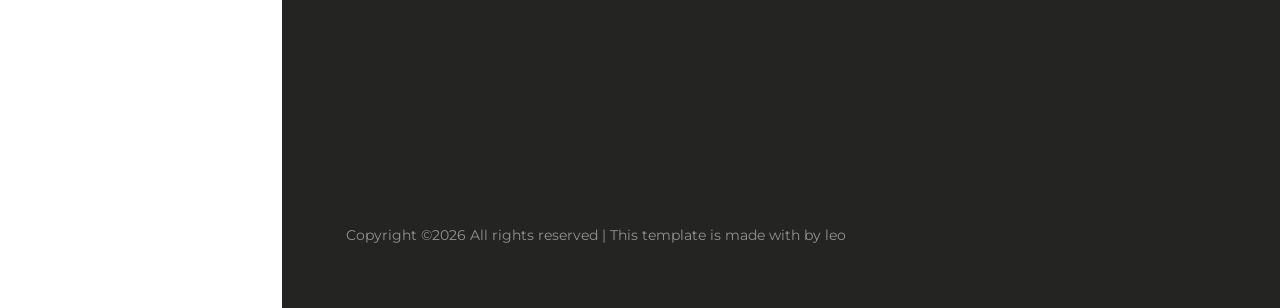
<file: services.html>
<!DOCTYPE html>
<html lang="en">

<head>
    <meta charset="UTF-8">
    <meta name="viewport" content="width=device-width, initial-scale=1.0">
    <link rel="preconnect" href="https://fonts.googleapis.com">
    <link rel="preconnect" href="https://fonts.gstatic.com" crossorigin>
    <link
        href="https://fonts.googleapis.com/css2?family=Herr+Von+Muellerhoff&family=Montserrat:ital,wght@0,100..900;1,100..900&family=Poppins:ital,wght@0,100;0,200;0,300;0,400;0,500;0,600;0,700;0,800;0,900;1,100;1,200;1,300;1,400;1,500;1,600;1,700;1,800;1,900&display=swap"
        rel="stylesheet">
    <link rel="stylesheet" href="css/main.css">
    <link rel="stylesheet" href="css/services.css">
    <title>Louie Smith</title>
</head>

<body>
    <header class="navegacao">
        <div>
            <a href="index.html">
                <div class="imagem-perfil-clicavel"></div>
            </a>
            <h2>Louie Smith</h2>
            <ul>
                <li class="item-nav"><a href="index.html">Home</a></li>
                <li class="item-nav"><a href="collection.html">Collection</a></li>
                <li class="item-nav"><a href="about.html">About Me</a></li>
                <li class="item-nav"><a href="services.html" class="activate-page">My Services</a></li>
                <li class="item-nav"><a href="blog.html">Blog</a></li>
                <li class="item-nav"><a href="contact.html">Contact</a></li>
            </ul>
        </div>
        <div>
            <h3>Newsletter</h3>
            <form class="entrada-email">
                <input type="text" placeholder="Enter Email Address">
                <a><img src="img/shared/paper-plane.png"></a>
            </form>
        </div>
    </header>
    <main>
        <section class="secao secao-colection-titulo">
            <div class="links-collection">
                <a href="index.html">HOME</a>
                <a class="subtitulo-pagina">SERVICES</a>
            </div>
            <h1>My Services</h1>
        </section>
        <section class="secao secao-services-items">
            <div class="container-service">
                <div class="div-imagem"><img src="img/services/lente.png" alt=""></div>
                <div class="div-texto">
                    <h1>Pounds Of Equipment</h1>
                    <p>A small river named Duden flows by their place and supplies.</p>
                </div>
            </div>
            <div class="container-service">
                <div class="div-imagem"><img src="img/services/impressora.png" alt=""></div>
                <div class="div-texto">
                    <h1>Photo Print</h1>
                    <p>A small river named Duden flows by their place and supplies.</p>
                </div>
            </div>
            <div class="container-service">
                <div class="div-imagem"><img src="img/services/perfil.png" alt=""></div>
                <div class="div-texto">
                    <h1>Client Focus</h1>
                    <p>A small river named Duden flows by their place and supplies.</p>
                </div>
            </div>
            <div class="container-service">
                <div class="div-imagem"><img src="img/services/camera.png" alt=""></div>
                <div class="div-texto">
                    <h1>Studio Sessions</h1>
                    <p>A small river named Duden flows by their place and supplies.</p>
                </div>
            </div>
            <div class="container-service">
                <div class="div-imagem"><img src="img/services/foto.png" alt=""></div>
                <div class="div-texto">
                    <h1>Polaroid Pictures</h1>
                    <p>A small river named Duden flows by their place and supplies.</p>
                </div>
            </div>
            <div class="container-service">
                <div class="div-imagem"><img src="img/services/filme.png" alt=""></div>
                <div class="div-texto">
                    <h1>Old Fill Roll</h1>
                    <p>A small river named Duden flows by their place and supplies.</p>
                </div>
            </div>
        </section>
    </main>
    <footer class="secao">
        <div>
            <div class="container-footer container-1">
                <h1 class="titulo-footer">RECENT PHOTOS</h1>
                <div>
                    <div class="image-1"></div>
                    <div class="image-2"></div>
                    <div class="image-3"></div>
                    <div class="image-4"></div>
                    <div class="image-5"></div>
                    <div class="image-6"></div>
                </div>
            </div>
            <div class="container-footer container-2">
                <h1 class="titulo-footer">ARCHIVES</h1>
                <div class="linha underline">
                    <p>November 2018</p>
                    <p class="texto-numero">(105)</p>
                </div>
                <div class="linha underline">
                    <p>October 2018</p>
                    <p class="texto-numero">(212)</p>
                </div>
                <div class="linha underline">
                    <p>September 2018</p>
                    <p class="texto-numero">(150)</p>
                </div>
                <div class="linha underline">
                    <p>August 2018</p>
                    <p class="texto-numero">(100)</p>
                </div>
                <div class="linha">
                    <p>July 2018</p>
                    <p class="texto-numero">(200)</p>
                </div>
            </div>
            <div class="container-footer container-3">
                <h1 class="titulo-footer">HAVE A QUESTIONS?</h1>
                <div>
                    <div class="linha">
                        <img src="img/shared/maps-and-flags.png">
                        <p> 203 Fake St. Mountain View, San Francisco, California, USA</p>
                    </div>
                    <div class="linha">
                        <img src="img/shared/phone-call.png">
                        <p class="texto-branco">+2 392 3929 210</p>
                    </div>
                    <div class="linha">
                        <img src="img/shared/email.png">
                        <p class="texto-branco">info@yourdomain.com</p>
                    </div>
                </div>
            </div>
        </div>
        <p class="texto-direitos-footer">Copyright ©2026 All rights reserved | This template is made with by leo</p>
    </footer>
</body>

</html>
</file>
<file: css/main.css>
@import url('reset.css');
@import url('global.css');
</file>
<file: css/home.css>

</file>
<file: css/about.css>
.secao-numbers{
    height: 20vh;
    background-color: #242423;
    padding-left:5%;
}
.secao-numbers>div{
    display: flex;
    justify-content: space-around;
    align-items: center;
    position: relative;
    top: 50%;
    transform: translateY(-50%);
    width: 80%;
}
.secao-numbers p{
    font-size: 16px;
    font-weight: 600;
    line-height: 28.8px;
    color: #FFFFFFB3;
}
.secao-numbers h1{
    font-size: 40px;
    color: #CCB78F;
    font-weight: normal;
}
.secao-bio{
    height: 70vh;
}
.containers-apresentacao.container-1{
    background-image: url(../img/shared/author.jpg); 
    background-position: center;
}
</file>
<file: css/blog.css>
.secao-blog-geral{
    padding: 75px 27px;
    display: flex;
    justify-content: center;
}
.container-esquerda{
    color: #000000;
    flex-basis: 66%;
}
.container-esquerda>div{
    display: flex;
    margin-bottom: 6em;
}
.texto-direita{
    width: 50%;
    padding: 24px;
}
.imagem-esquerda{
    width: 50%;
    max-width: 365px;
    height: 300px;
    background-image: url(../img/shared/image_1.jpg);
    background-repeat: no-repeat;
    background-position: center;
    background-size: cover;
}
.texto-direita h1{
    color: black;
    font-family: 'Poppins';
    font-size: 18px;
    margin-bottom: 8px;
}

.texto-direita a{
    color: #CCB78F;
    font-size: 15px;
    text-decoration: none;
}
.texto-direita p{
    color: #999999;
    line-height: 27px;
    margin-bottom: 24px;
    font-size: 15px;
    font-weight: 500;
}
.primeirop{
    color: #BFBFBF;
    font-size: 14px;
    margin-bottom: 16px;
}
.primeirop span{
    color: #BFBFBF;
    font-size: 13px;
    margin-right: 10px;
}
.primeirop a{
    color: black;
    margin-right: 10px;
    font-size: 13px;
    text-decoration: none;
}
.container-esquerda .navegacao-inferior{
    width: 50%;
    display: block;
}
.navegacao-inferior ul{
    display: flex;
    justify-content: space-around;
    list-style: none;
}
.navegacao-inferior li{
    width: 40px;
    height: 40px;
    border: 1px solid #ccb78f;
    border-radius: 50%;
    display: flex;
    justify-content: center;
    align-items: center;
}
.navegacao-inferior p{
    color: #ccb78f;
}
#nav-selecionado{
    background-color: #ccb78f;
}
#nav-selecionado p{
    color: white;
}
#seta-esquerda-nav{
    transform: rotate(180deg);
}
.container-direita{
    flex-basis: 33%;
    background-color: #f8f9fa;
}
#form-lateral-direita{
    margin-bottom: 55px;
}
.container-footer.container-2.direita-blog h1,
.container-footer.container-2.direita-blog p{
    color: black;
    
}
.container-footer.container-2.direita-blog p{
    line-height: 27px;
    font-size: 15px;
}
.container-footer.container-2.direita-blog .texto-numero{
    color: rgb(204, 204, 204);
}
.container-footer.container-2.direita-blog .linha.underline::after{
    content: "";
    position: absolute;
    height: 1px;
    bottom: -10px;
    left: 0px;
    right: 0px;
    background-color: rgb(204, 204, 204);
}
.direita-blog{
    padding: 25px;
    margin-bottom: 30px;
}
.container-direita .entrada-email{
    margin-top: 24px;
}
.image-2{
    background-image: url(../img/shared/image_2.jpg);
}
.image-3{
    background-image: url(../img/shared/image_3.jpg);
}
.image-4{
    background-image: url(../img/shared/image_4.jpg);
}
.image-5{
    background-image: url(../img/shared/image_5.jpg);
}
.image-6{
    background-image: url(../img/shared/image_6.jpg);
}
.image-7{
    background-image: url(../img/shared/image_7.jpg);
}
.image-8{
    background-image: url(../img/shared/image_8.jpg);
}
.aread::after{
    content: url(../img/blog/seta-direita.png);

}
.articles>div{
    display: flex;
}
.articles>div h2{
    font-size: 16px;
    line-height: 24px;
    color: black;
    font-weight: normal;
    transition: all 0.4s ease;
}
.articles>div h2:hover{
    color: #CCB78F;
}
.container-footer.container-2.direita-blog.articles>div p{
    font-size: 12px;
    color: #808080;
}
.first-p.calendar::before{
    content: url(../img/blog/calendar-icon.png);
    vertical-align: middle;
}
.first-p.name::before{
    content: url(../img/blog/user-icon.png);
    vertical-align: middle;
    margin: 0px 5px;
}
.first-p.number::before{
    content: url(../img/blog/chat-icon.png);
    vertical-align: middle;
    margin: 0px 5px;
}
.parte-texto{
    margin-left: 20px;
    width: 60%;
}
.parte-texto div{
    display: flex;
    flex-wrap: wrap;
}
.articles .parte-imagem{
    background-image: url(../img/shared/image_1.jpg);
    height: 80px;
    width: 80px;
    background-size: cover;
    background-position: center;
}
.tags>div{
    display: flex;
    flex-wrap: wrap;
}
.tags>div>div{
    border: 1px solid #cccccc;
    padding: 0px 10px;
    margin-bottom: 7px;
    margin-right: 4px;
    border-radius: 4px;    
    text-align: center;
    width: min-content;
    transition: all 0.4s ease;
}
.tags>div>div:hover{
    border-color: black;
}
.tags a{
    vertical-align: middle;
    color: #000000;
    font-size: 11px;
    text-decoration: none;
}
.container-footer.container-2.direita-blog.montanha{
    background-image: url(../img/blog/bg_1.jpg);
    background-repeat: no-repeat;
    background-size: cover;
    background-position: center;
    width: 90%;
    margin-left: 5%;
    position: relative;
}
.container-footer.container-2.direita-blog.montanha::before{
    content: '';
    position: absolute;
    inset: 0;
    background-color: #00000080;
    z-index: 0;
}
.container-footer.container-2.direita-blog.montanha h1{
    color: white;
    position: relative;
    z-index: 1;
}
.container-footer.container-2.direita-blog.montanha p{
    font-size: 15px;
    color: #FFFFFFB3;
    line-height: 27px;
    z-index: 1;
    position: relative;
    width: 70%;
    margin-bottom: 15px;
}
.container-footer.container-2.direita-blog.montanha input,
.container-footer.container-2.direita-blog.montanha div{
    width: 100%; 
    height: 52px;
    position: relative;
    z-index: 1;
    margin-bottom: 8px;
}
.entrada-texto-montanha{
    border: 1px solid rgba(255, 255, 255, 0.2);
    color: rgba(255, 255, 255, 0.7);
    background-color: #00000000;
    padding: 0.375rem 0.75rem;
    font-size: 16px;
}
.entrada-texto-montanha::placeholder{
    color: rgba(255, 255, 255, 0.7);
}
.entrada-botao-montanha{
    display: flex;
    justify-content: center;
    align-items: center;
    background-color: white;
}
.entrada-botao-montanha h3{
    font-size: 16px;
    font-weight: normal;
    color: black;
}
.container-footer.container-2.direita-blog.paragraph p{
    color: #999999;
    line-height: 27px;
    margin-bottom: 24px;
    font-size: 15px;
    font-weight: 500;
}
</file>
<file: css/collection.css>
.secao-colection-fotos{
    display: flex;
    flex-wrap: wrap;
    justify-content: center;
    align-items: center;
    padding: 2% 0%;
}
.secao-colection-fotos>div{
    position: relative;
    flex-basis: 30%;
    max-width: 80%;
    background-position: center;
    background-repeat: no-repeat;
    background-size: cover;
    height: 250px;
    margin: 10px;
}
.secao-colection-fotos>div>div{
    position: absolute;
    bottom: 24px;
    left: 24px;
    opacity: 0;
}
.secao-colection-fotos>div>div h2{
    font-size: 20px;
    font-weight: 500;
    margin-bottom: 8px;
    font-family: "Poppins", sans-serif;
    color: white;
}
.secao-colection-fotos>div>div p{
    font-size: 12px;
}
.secao-colection-fotos>div::before{
    content: '';
    position: absolute;
    inset: 0;
    background-color: rgba(0, 0, 0, 0.7);
    opacity: 0;
    transition: opacity 0.4s ease;
}
.secao-colection-fotos>div:hover::before{
    opacity: 1;
}
.secao-colection-fotos>div:hover>div{opacity: 1;}
#imagem-1{background-image: url(../img/shared/image_1.jpg);}
#imagem-2{background-image: url(../img/shared/image_2.jpg);}
#imagem-3{background-image: url(../img/shared/image_3.jpg);}
#imagem-4{background-image: url(../img/shared/image_4.jpg);}
#imagem-5{background-image: url(../img/shared/image_5.jpg);}
#imagem-6{background-image: url(../img/shared/image_6.jpg);}
#imagem-7{background-image: url(../img/shared/image_7.jpg);}
#imagem-8{background-image: url(../img/shared/image_8.jpg);}
#imagem-9{background-image: url(../img/collection/image_9.jpg);}
#imagem-10{background-image: url(../img/collection/image_10.jpg);}
#imagem-11{background-image: url(../img/collection/image_11.jpg);}
#imagem-12{background-image: url(../img/collection/image_12.jpg);}
</file>
<file: css/contact.css>
.secao-contact{
    padding: 75px 27px;
}
.secao-contact .textos{
    display: flex;
    flex-wrap: wrap;
    justify-content: space-between;
    margin-bottom: 48px;
}
.secao-contact .textos h1{
    font-size: 28px;
    font-family: 'Poppins';
    color: #000000CC;
    flex-basis: 100%;
    padding-bottom: 32px;
}
.secao-contact .textos div{
    background-color: #f8f9fa;
    flex-basis: 24%;
    color: #999999;
    font-size: 15px;
    padding: 24px;
    padding-bottom: 40px;
    line-height: 27px;
}
.secao-contact .textos div span{
    color: black;
    font-size: 15px;
}
.contact-form{
    display: flex;
    justify-content: space-between;
}
.contact-form form{
    background-color: #f8f9fa;
    width: 48%;
    padding: 5% 0%;
    display: flex;
    flex-direction: column;
    align-items: center;
    justify-content: space-between;
    
}
.contact-form form input,
.contact-form form textarea{
    width: 80%;
    height: 52px;
    
    border: 1px solid #ced4da;
    color: black;
    line-height: 1.5;
    padding: 0.375rem 0.75rem;
    font-size: 15px;
}
.contact-form form textarea{
    height: 156px;
}
.contact-form form div{
    width: 80%;
}
#botao{
    height: 58px;
    width: 50%;
    border-radius: 30px;
    background-color: #ccb78f;
    display: flex;
    justify-content: center;
    align-items: center;
    border: 1px solid #ccb78f;
    transition: all 0.2s ease;
}
#botao p{
    color: white;
}
#botao:hover,#botao:hover#botao p{
    background-color: #ffffff00;
    color: #ccb78f;
}
.mapa-erro{
    text-align: center;
    display: inline-block;
    vertical-align: middle;
    width: 48%;
    height: 85vh;
    background-color: #e8eaed;
}
.mapa-erro h1,
.mapa-erro p{
    font-size: 24px;
    font-family: Arial, Helvetica, sans-serif;
    font-weight: 500;
    color: #3C4043;
}
.mapa-erro h1{
    margin-bottom: 20px;
}
.mapa-erro p{
    font-size: 12px;
}
.mapa-erro div{
    position: relative;
    width: 80%;
    top: 50%;
    left: 50%;
    transform: translate(-50%,-50%);
}
</file>
<file: css/services.css>
.secao-services-items{
    display: flex;
    flex-wrap: wrap;
    padding: 5%;
    height: 100vh;
}
.container-service{
    flex-basis: 20%;
    height: 100px;
    flex-basis: 33%;
    padding: 24px 15px;
}
.container-service .div-texto{
    padding:8px;
    margin-top: 8px;
}
.container-service .div-imagem{
    height: 100px;
    width: 100px;
    border-radius: 50%;
    background-color: #F5F5F5;
    display: flex;
    justify-content: center;
    align-items: center;
}
.container-service h1{
    font-size: 20px;
    font-family: 'Poppins';
    margin-bottom: 16px;
    color: #000000CC;
    font-weight: 600;
}
.container-service p{
    font-size: 15px;
    margin-bottom: 16px;
    color: #999999;
}
</file>
